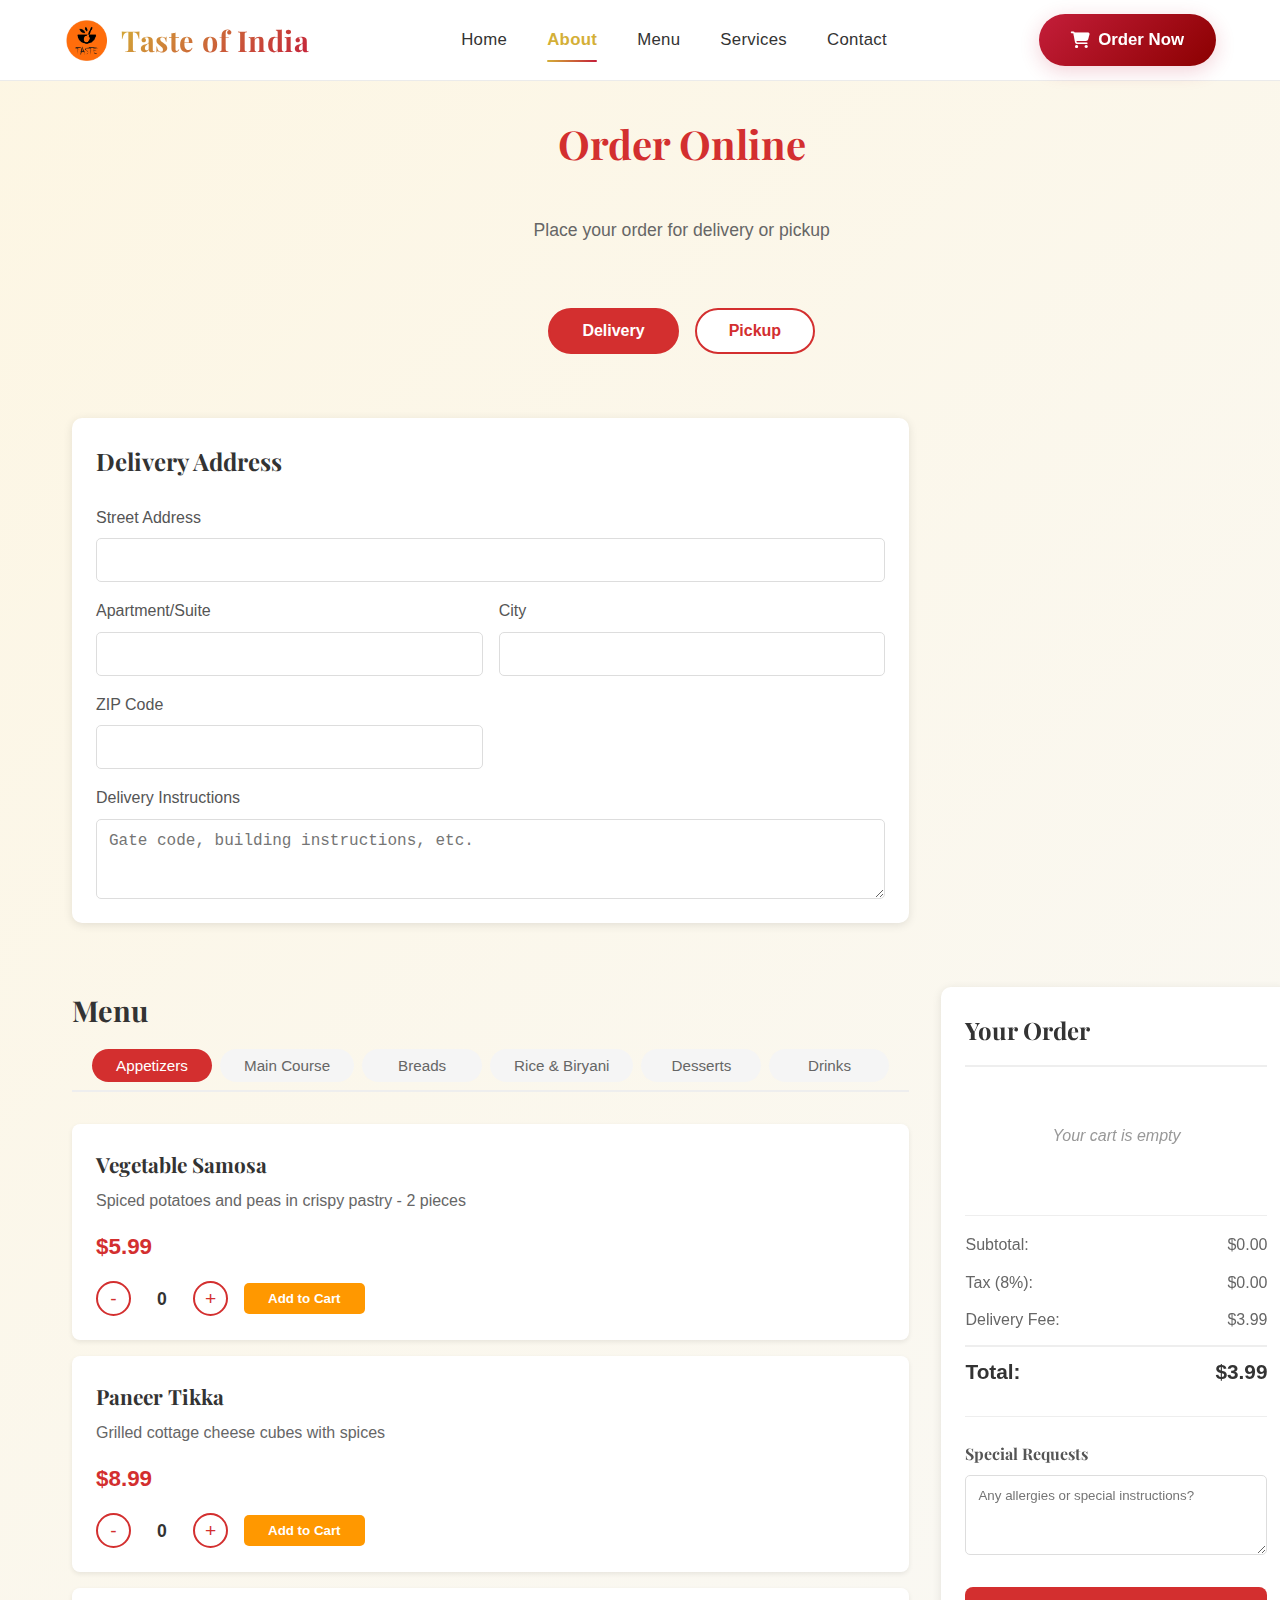
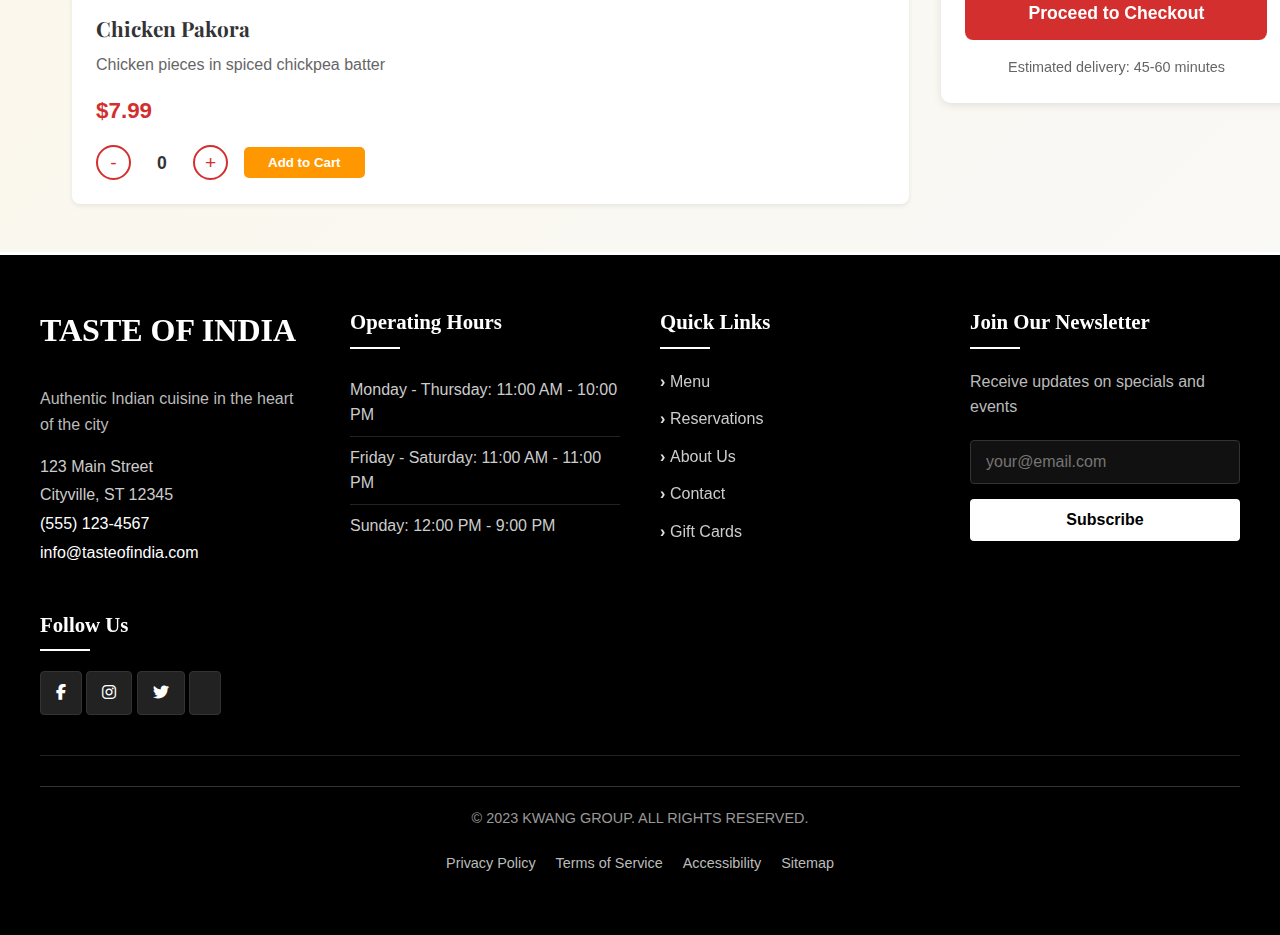
<file: Order.html>
<!DOCTYPE html>
<html lang="en">
    <head>
        <meta charset="UTF-8">
          <meta name="viewport" content="width=device-width, initial-scale=1.0">
    <title>Taste of India - About Us</title>
    <link rel="stylesheet" href="https://cdnjs.cloudflare.com/ajax/libs/font-awesome/6.4.0/css/all.min.css">
    <link href="https://fonts.googleapis.com/css2?family=Playfair+Display:wght@400;700&family=Open+Sans:wght@300;400;600&display=swap" rel="stylesheet">
    <link rel="stylesheet" href="style.css">
</head>
<body>
    


        <!-- JavaScript File Link -->
    <script src="script.js"></script>

    
    <!-- NAVBAR SECTION -->
    <header class="site-header">
        <nav class="navbar">
            <!-- Logo -->
            <div class="nav-logo">
                <a href="index.html">
                    <!-- You'll need to add your actual logo image -->
                    <img src="taste.png" alt="Taste of India Logo" onerror="this.style.display='none'">
                    <span class="logo-text">Taste of India</span>
                </a>
            </div>

            <!-- Desktop Navigation Links -->
            <ul class="nav-links">
                <li><a href="index.html">Home</a></li>
                <li><a href="About.html" class="active">About</a></li>
                <li><a href="menu.html">Menu</a></li>
                <li><a href="Service.html">Services</a></li>
                <li><a href="Contact.html">Contact</a></li>
            </ul>

            <!-- Desktop CTA Button -->
            <div class="nav-cta">
                <a href="Order.html">
                    <i class="fas fa-shopping-cart"></i>
                    Order Now
                </a>
            </div>

            <!-- Hamburger Menu (Mobile) -->
            <button class="hamburger" id="hamburger">
                <span></span>
                <span></span>
                <span></span>
            </button>
        </nav>

        <!-- Mobile Menu -->
        <div class="mobile-menu" id="mobileMenu">
            <ul>
                <li><a href="index.html">Home</a></li>
                <li><a href="About.html" class="active">About</a></li>
                <li><a href="menu.html">Menu</a></li>
                <li><a href="Service.html">Services</a></li>
                <li><a href="Contact.html">Contact</a></li>
            </ul>
            <div class="mobile-cta">
                <a href="#order">
                    <i class="fas fa-shopping-cart"></i>
                    Order Now
                </a>
            </div>
        </div>
    </header>



<section id="order-now">
    <h1>Order Online</h1>
    <p>Place your order for delivery or pickup</p>
    
    <div class="order-options">
        <button class="order-type active" data-type="delivery">Delivery</button>
        <button class="order-type" data-type="pickup">Pickup</button>
    </div>
    
    <div id="delivery-info">
        <h2>Delivery Address</h2>
        <form id="address-form">
            <div>
                <label for="street">Street Address</label>
                <input type="text" id="street" name="street" required>
            </div>
            <div>
                <label for="apartment">Apartment/Suite</label>
                <input type="text" id="apartment" name="apartment">
            </div>
            <div>
                <label for="city">City</label>
                <input type="text" id="city" name="city" required>
            </div>
            <div>
                <label for="zip">ZIP Code</label>
                <input type="text" id="zip" name="zip" required>
            </div>
            <div>
                <label for="instructions">Delivery Instructions</label>
                <textarea id="instructions" name="instructions" rows="2" placeholder="Gate code, building instructions, etc."></textarea>
            </div>
        </form>
    </div>
    
    <div class="menu-categories">
        <h2>Menu</h2>
        <div class="category-tabs">
            <button class="category-tab active" data-category="appetizers">Appetizers</button>
            <button class="category-tab" data-category="mains">Main Course</button>
            <button class="category-tab" data-category="breads">Breads</button>
            <button class="category-tab" data-category="rice">Rice & Biryani</button>
            <button class="category-tab" data-category="desserts">Desserts</button>
            <button class="category-tab" data-category="drinks">Drinks</button>
        </div>
        
        <div id="appetizers" class="category-content active">
            <div class="menu-item">
                <h3>Vegetable Samosa</h3>
                <p>Spiced potatoes and peas in crispy pastry - 2 pieces</p>
                <div class="item-price">$5.99</div>
                <div class="item-controls">
                    <button class="quantity-btn minus">-</button>
                    <span class="quantity">0</span>
                    <button class="quantity-btn plus">+</button>
                    <button class="add-to-cart">Add to Cart</button>
                </div>
            </div>
            
            <div class="menu-item">
                <h3>Paneer Tikka</h3>
                <p>Grilled cottage cheese cubes with spices</p>
                <div class="item-price">$8.99</div>
                <div class="item-controls">
                    <button class="quantity-btn minus">-</button>
                    <span class="quantity">0</span>
                    <button class="quantity-btn plus">+</button>
                    <button class="add-to-cart">Add to Cart</button>
                </div>
            </div>
            
            <div class="menu-item">
                <h3>Chicken Pakora</h3>
                <p>Chicken pieces in spiced chickpea batter</p>
                <div class="item-price">$7.99</div>
                <div class="item-controls">
                    <button class="quantity-btn minus">-</button>
                    <span class="quantity">0</span>
                    <button class="quantity-btn plus">+</button>
                    <button class="add-to-cart">Add to Cart</button>
                </div>
            </div>
        </div>
        
        <div id="mains" class="category-content">
            <div class="menu-item">
                <h3>Butter Chicken</h3>
                <p>Tender chicken in tomato-butter gravy</p>
                <div class="item-price">$14.99</div>
                <div class="spice-level">
                    <span>Spice:</span>
                    <select>
                        <option>Mild</option>
                        <option>Medium</option>
                        <option>Hot</option>
                    </select>
                </div>
                <div class="item-controls">
                    <button class="quantity-btn minus">-</button>
                    <span class="quantity">0</span>
                    <button class="quantity-btn plus">+</button>
                    <button class="add-to-cart">Add to Cart</button>
                </div>
            </div>
            
            <div class="menu-item">
                <h3>Paneer Butter Masala</h3>
                <p>Cottage cheese in creamy tomato gravy</p>
                <div class="item-price">$13.99</div>
                <div class="spice-level">
                    <span>Spice:</span>
                    <select>
                        <option>Mild</option>
                        <option>Medium</option>
                        <option>Hot</option>
                    </select>
                </div>
                <div class="item-controls">
                    <button class="quantity-btn minus">-</button>
                    <span class="quantity">0</span>
                    <button class="quantity-btn plus">+</button>
                    <button class="add-to-cart">Add to Cart</button>
                </div>
            </div>
        </div>
        
        <div id="breads" class="category-content">
            <div class="menu-item">
                <h3>Garlic Naan</h3>
                <p>Leavened bread with garlic and butter</p>
                <div class="item-price">$3.99</div>
                <div class="item-controls">
                    <button class="quantity-btn minus">-</button>
                    <span class="quantity">0</span>
                    <button class="quantity-btn plus">+</button>
                    <button class="add-to-cart">Add to Cart</button>
                </div>
            </div>
            
            <div class="menu-item">
                <h3>Butter Roti</h3>
                <p>Whole wheat flatbread with butter</p>
                <div class="item-price">$2.99</div>
                <div class="item-controls">
                    <button class="quantity-btn minus">-</button>
                    <span class="quantity">0</span>
                    <button class="quantity-btn plus">+</button>
                    <button class="add-to-cart">Add to Cart</button>
                </div>
            </div>
        </div>
    </div>
    
    <aside id="order-summary">
        <h2>Your Order</h2>
        <div id="cart-items">
            <p>No items added yet</p>
        </div>
        <div id="price-breakdown">
            <div class="price-row">
                <span>Subtotal:</span>
                <span>$0.00</span>
            </div>
            <div class="price-row">
                <span>Tax (8%):</span>
                <span>$0.00</span>
            </div>
            <div class="price-row">
                <span>Delivery Fee:</span>
                <span>$3.99</span>
            </div>
            <div class="price-row total">
                <span>Total:</span>
                <span>$3.99</span>
            </div>
        </div>
        <div id="special-requests">
            <h3>Special Requests</h3>
            <textarea placeholder="Any allergies or special instructions?"></textarea>
        </div>
        <button id="checkout-btn">Proceed to Checkout</button>
        <p class="delivery-time">Estimated delivery: 45-60 minutes</p>
    </aside>
</section>













  <!-- Restaurant Footer Section -->
    <footer>
        <div class="footer-container">
            <!-- Restaurant Information -->
            <section class="restaurant-info">
                <h2>TASTE OF INDIA</h2>
                <p>Authentic Indian cuisine in the heart of the city</p>
                <address>
                    123 Main Street<br>
                    Cityville, ST 12345<br>
                    <a href="tel:+15551234567">(555) 123-4567</a><br>
                    <a href="mailto:info@tasteofindia.com">info@tasteofindia.com</a>
                </address>
            </section>

            <!-- Operating Hours -->
            <section class="hours">
                <h3>Operating Hours</h3>
                <ul>
                    <li>Monday - Thursday: 11:00 AM - 10:00 PM</li>
                    <li>Friday - Saturday: 11:00 AM - 11:00 PM</li>
                    <li>Sunday: 12:00 PM - 9:00 PM</li>
                </ul>
            </section>

            <!-- Quick Links -->
            <section class="quick-links">
                <h3>Quick Links</h3>
                <nav>
                    <ul>
                        <li><a href="menu.html">Menu</a></li>
                        <li><a href="reservations.html">Reservations</a></li>
                        <li><a href="About.html">About Us</a></li>
                        <li><a href="contact.html">Contact</a></li>
                        <li><a href="gift-cards.html">Gift Cards</a></li>
                    </ul>
                </nav>
            </section>

            <!-- Newsletter Signup -->
            <section class="newsletter">
                <h3>Join Our Newsletter</h3>
                <p>Receive updates on specials and events</p>
                <form id="newsletter-form">
                    <label for="email" class="visually-hidden">Email Address</label>
                    <input type="email" id="email" name="email" placeholder="your@email.com" required>
                    <button type="submit">Subscribe</button>
                </form>
            </section>

            <!-- Social Media Links -->
            <section class="social-media">
                <h3>Follow Us</h3>
                <div class="social-icons">
                    <a href="https://facebook.com" aria-label="Facebook"><i class="fab fa-facebook-f"></i></a>
                    <a href="https://instagram.com" aria-label="Instagram"><i class="fab fa-instagram"></i></a>
                    <a href="https://twitter.com" aria-label="Twitter"><i class="fab fa-twitter"></i></a>
                    <a href="https://tripadvisor.com" aria-label="TripAdvisor"><i class="fab fa-tripadvisor"></i></a>
                </div>
            </section>

            <!-- Legal & Copyright -->
            <section class="legal">
                <hr>
                <p>&copy; 2023 KWANG GROUP. ALL RIGHTS RESERVED.</p>
                <nav>
                    <ul>
                        <li><a href="privacy-policy.html">Privacy Policy</a></li>
                        <li><a href="terms-of-service.html">Terms of Service</a></li>
                        <li><a href="accessibility.html">Accessibility</a></li>
                        <li><a href="sitemap.html">Sitemap</a></li>
                    </ul>
                </nav>
            </section>
        </div>
    </footer>
</file>
<file: style.css>
.sidebar {
  display: none;
}

.main-content {
  width: 100%;
}

body {
  overflow-x: hidden;
}

/* ===== MODERN NAVBAR WITH WHITE BACKGROUND ===== */
:root {
    --nav-white: #FFFFFF;
    --nav-white-bg: rgba(255, 255, 255, 0.98);
    --nav-gold: #D4AF37;
    --nav-gold-light: #F5E296;
    --nav-red: #C41E3A;
    --nav-text: #333333;
    --nav-text-light: #666666;
    --nav-border: rgba(212, 175, 55, 0.2);
    --nav-shadow: 0 5px 20px rgba(0, 0, 0, 0.08);
    --nav-shadow-scrolled: 0 10px 30px rgba(0, 0, 0, 0.12);
}

/* RESET & BASE */
* {
    margin: 0;
    padding: 0;
    box-sizing: border-box;
}

body {
    font-family: -apple-system, BlinkMacSystemFont, 'Segoe UI', Roboto, Oxygen, Ubuntu, sans-serif;
    padding-top: 80px; /* Space for fixed navbar */
}

/* SITE HEADER */
.site-header {
    position: fixed;
    top: 0;
    left: 0;
    right: 0;
    z-index: 1000;
    background: var(--nav-white);
    border-bottom: 1px solid rgba(0, 0, 0, 0.08);
    transition: all 0.3s cubic-bezier(0.4, 0, 0.2, 1);
    animation: slideDown 0.5s ease-out;
}

.site-header.scrolled {
    box-shadow: var(--nav-shadow-scrolled);
    border-bottom: 1px solid rgba(212, 175, 55, 0.15);
}

@keyframes slideDown {
    from {
        transform: translateY(-100%);
        opacity: 0;
    }
    to {
        transform: translateY(0);
        opacity: 1;
    }
}

/* NAVBAR CONTAINER */
.navbar {
    display: flex;
    align-items: center;
    justify-content: space-between;
    padding: 1rem 5%;
    max-width: 1400px;
    margin: 0 auto;
    height: 80px;
}

/* LOGO */
.nav-logo {
    display: flex;
    align-items: center;
    z-index: 1001;
}

.nav-logo a {
    display: flex;
    align-items: center;
    text-decoration: none;
}

.nav-logo img {
    height: 45px;
    width: auto;
    transition: transform 0.3s ease;
}

.nav-logo:hover img {
    transform: scale(1.05);
}

/* Logo Text (Optional) */
.logo-text {
    margin-left: 12px;
    font-family: 'Playfair Display', serif;
    font-size: 1.8rem;
    font-weight: 700;
    background: linear-gradient(135deg, var(--nav-gold), var(--nav-red));
    -webkit-background-clip: text;
    background-clip: text;
    color: transparent;
    letter-spacing: 0.5px;
}

/* NAVIGATION LINKS */
.nav-links {
    display: flex;
    list-style: none;
    gap: 2.5rem;
    margin: 0;
    padding: 0;
    align-items: center;
}

.nav-links li {
    position: relative;
}

.nav-links li a {
    text-decoration: none;
    color: var(--nav-text);
    font-size: 1.05rem;
    font-weight: 500;
    padding: 0.5rem 0;
    transition: all 0.3s ease;
    position: relative;
    letter-spacing: 0.3px;
}

/* Active Link */
.nav-links li a.active {
    color: var(--nav-gold);
    font-weight: 600;
}

.nav-links li a.active::before {
    content: '';
    position: absolute;
    bottom: -5px;
    left: 0;
    width: 100%;
    height: 2px;
    background: linear-gradient(90deg, var(--nav-gold), var(--nav-red));
    border-radius: 2px;
}

/* Hover Effect */
.nav-links li a::after {
    content: '';
    position: absolute;
    bottom: -5px;
    left: 0;
    width: 0;
    height: 2px;
    background: linear-gradient(90deg, var(--nav-gold), var(--nav-red));
    border-radius: 2px;
    transition: width 0.3s ease;
}

.nav-links li a:hover {
    color: var(--nav-gold);
}

.nav-links li a:hover::after {
    width: 100%;
}

/* CTA BUTTON */
.nav-cta {
    display: flex;
    align-items: center;
}

.nav-cta a {
    background: linear-gradient(135deg, var(--nav-red), #8B0000);
    color: white;
    padding: 0.8rem 2rem;
    border-radius: 50px;
    text-decoration: none;
    font-weight: 600;
    font-size: 1.05rem;
    transition: all 0.3s cubic-bezier(0.4, 0, 0.2, 1);
    position: relative;
    overflow: hidden;
    border: none;
    display: flex;
    align-items: center;
    gap: 8px;
    box-shadow: 0 5px 20px rgba(196, 30, 58, 0.2);
}

.nav-cta a::before {
    content: '';
    position: absolute;
    top: 0;
    left: -100%;
    width: 100%;
    height: 100%;
    background: linear-gradient(90deg, transparent, rgba(255, 255, 255, 0.2), transparent);
    transition: left 0.6s ease;
}

.nav-cta a:hover::before {
    left: 100%;
}

.nav-cta a:hover {
    transform: translateY(-3px);
    box-shadow: 0 10px 25px rgba(196, 30, 58, 0.3);
}

.nav-cta a:active {
    transform: translateY(-1px);
}

/* HAMBURGER MENU */
.hamburger {
    display: none;
    flex-direction: column;
    justify-content: space-between;
    width: 28px;
    height: 21px;
    background: transparent;
    border: none;
    cursor: pointer;
    padding: 0;
    z-index: 1001;
    position: relative;
}

.hamburger span {
    display: block;
    width: 100%;
    height: 3px;
    background: var(--nav-text);
    border-radius: 2px;
    transition: all 0.3s ease;
    position: relative;
}

.hamburger.active span:nth-child(1) {
    transform: rotate(45deg) translate(6px, 6px);
    background: var(--nav-gold);
}

.hamburger.active span:nth-child(2) {
    opacity: 0;
}

.hamburger.active span:nth-child(3) {
    transform: rotate(-45deg) translate(6px, -6px);
    background: var(--nav-gold);
}

/* MOBILE MENU */
.mobile-menu {
    position: fixed;
    top: 80px;
    left: 0;
    right: 0;
    background: var(--nav-white);
    padding: 2rem 5%;
    display: none;
    flex-direction: column;
    gap: 1.5rem;
    border-top: 1px solid rgba(0, 0, 0, 0.08);
    box-shadow: 0 10px 30px rgba(0, 0, 0, 0.1);
    z-index: 999;
    transform: translateY(-20px);
    opacity: 0;
    transition: all 0.3s ease;
}

.mobile-menu.active {
    display: flex;
    transform: translateY(0);
    opacity: 1;
}

.mobile-menu ul {
    flex-direction: column;
    gap: 0;
    width: 100%;
    list-style: none;
}

.mobile-menu ul li {
    width: 100%;
    border-bottom: 1px solid rgba(0, 0, 0, 0.05);
}

.mobile-menu ul li:last-child {
    border-bottom: none;
}

.mobile-menu ul li a {
    display: block;
    padding: 1.2rem 0;
    font-size: 1.2rem;
    width: 100%;
    color: var(--nav-text);
    text-decoration: none;
    font-weight: 500;
    transition: color 0.3s ease;
}

.mobile-menu ul li a:hover,
.mobile-menu ul li a.active {
    color: var(--nav-gold);
}

.mobile-menu .mobile-cta {
    margin-top: 1rem;
}

.mobile-menu .mobile-cta a {
    width: 100%;
    justify-content: center;
    padding: 1rem;
    font-size: 1.1rem;
}

/* RESPONSIVE DESIGN */
@media (max-width: 1100px) {
    .nav-links {
        gap: 2rem;
    }
    
    .nav-cta a {
        padding: 0.7rem 1.8rem;
    }
}

@media (max-width: 992px) {
    .navbar {
        height: 70px;
        padding: 0 4%;
    }
    
    .hamburger {
        display: flex;
    }
    
    .nav-links {
        display: none;
    }
    
    .nav-cta {
        display: none;
    }
    
    .mobile-menu {
        top: 70px;
    }
    
    .nav-logo img {
        height: 40px;
    }
    
    body {
        padding-top: 70px;
    }
}

@media (max-width: 768px) {
    .navbar {
        padding: 0 4%;
    }
    
    .mobile-menu {
        padding: 1.5rem 4%;
    }
    
    .logo-text {
        font-size: 1.5rem;
    }
}

@media (max-width: 576px) {
    .navbar {
        height: 65px;
    }
    
    .mobile-menu {
        top: 65px;
    }
    
    .nav-logo img {
        height: 35px;
    }
    
    body {
        padding-top: 65px;
    }
    
    .logo-text {
        font-size: 1.3rem;
    }
}

/* ACTIVE LINK INDICATOR */
.nav-indicator {
    position: absolute;
    bottom: -2px;
    left: 0;
    height: 2px;
    background: linear-gradient(90deg, var(--nav-gold), var(--nav-red));
    border-radius: 2px;
    transition: all 0.3s ease;
    pointer-events: none;
}

/* SCROLL BEHAVIOR */
html {
    scroll-behavior: smooth;
}






/* ===== PREMIUM MODERN HERO SECTION ===== */
:root {
    --primary-gold: #D4AF37;
    --secondary-gold: #F5E296;
    --accent-red: #C41E3A;
    --deep-red: #8B0000;
    --dark-bg: #0A0A0A;
    --card-bg: rgba(20, 20, 20, 0.9);
    --text-primary: #FFFFFF;
    --text-secondary: #B0B0B0;
    --glass-bg: rgba(255, 255, 255, 0.03);
    --glass-border: rgba(255, 255, 255, 0.08);
}   

* {
    margin: 0;
    padding: 0;
    box-sizing: border-box;
}

body {
    font-family: 'Inter', sans-serif;
    background: var(--dark-bg);
    color: var(--text-primary);
    overflow-x: hidden;
}
/* HERO SECTION - OPTIMIZED FOR PERFORMANCE */
#hero {
    min-height: 100vh;
    padding: 80px 5% 40px;
    display: flex;
    align-items: center;
    justify-content: space-between;
    position: relative;
    overflow: hidden;
    gap: 4rem;
    will-change: transform;
}

/* Simplified gradient using hardware acceleration */
#hero::before {
    content: '';
    position: absolute;
    top: 0;
    left: 0;
    right: 0;
    bottom: 0;
    background: 
        radial-gradient(circle at 20% 30%, rgba(212, 175, 55, 0.05) 0%, transparent 50%),
        radial-gradient(circle at 80% 70%, rgba(196, 30, 58, 0.03) 0%, transparent 50%);
    z-index: 0;
}

/* HERO CONTENT - Optimized with CSS containment */
.hero-content {
    flex: 1;
    max-width: 650px;
    position: relative;
    z-index: 2;
    padding-right: 40px;
    contain: layout style;
}

/* Premium Badge - Reduced animations */
.premium-badge {
    display: inline-flex;
    align-items: center;
    gap: 10px;
    background: rgba(255, 255, 255, 0.03);
    backdrop-filter: blur(10px);
    border: 1px solid var(--glass-border);
    padding: 10px 20px;
    border-radius: 50px;
    margin-bottom: 30px;
    transform: translateZ(0);
    will-change: transform;
}

/* Hardware accelerated animation */
@keyframes slideIn {
    from {
        opacity: 0;
        transform: translateY(-20px);
    }
    to {
        opacity: 1;
        transform: translateY(0);
    }
}

.premium-badge i {
    color: var(--primary-gold);
    font-size: 1.2rem;
}

.premium-badge span {
    font-size: 0.9rem;
    font-weight: 600;
    letter-spacing: 1px;
    color: var(--primary-gold);
}

/* Main Heading - Optimized gradient animation */
.hero-content h1 {
    font-family: 'Playfair Display', serif;
    font-size: clamp(2.5rem, 5vw, 4.8rem);
    font-weight: 800;
    line-height: 1.05;
    margin-bottom: 25px;
    position: relative;
}

.hero-content h1 .gradient-text {
    background: linear-gradient(135deg, 
        var(--primary-gold) 0%, 
        #FFFFFF 50%, 
        var(--primary-gold) 100%);
    -webkit-background-clip: text;
    background-clip: text;
    color: transparent;
    background-size: 200% auto;
    will-change: background-position;
}

/* Reduced animation complexity */
@keyframes textShimmer {
    0% { background-position: -200% center; }
    100% { background-position: 200% center; }
}

.hero-content h1::after {
    content: '';
    position: absolute;
    bottom: -15px;
    left: 0;
    width: 120px;
    height: 4px;
    background: linear-gradient(90deg, var(--accent-red), var(--primary-gold));
    border-radius: 2px;
}

/* Tagline */
.tagline {
    font-size: clamp(1.1rem, 1.5vw, 1.4rem);
    line-height: 1.8;
    color: var(--text-secondary);
    margin: 40px 0 50px;
    max-width: 580px;
    font-weight: 300;
    position: relative;
    padding-left: 25px;
    border-left: 3px solid var(--accent-red);
}

/* Features Grid - Optimized for mobile */
.hero-features {
    display: grid;
    grid-template-columns: repeat(auto-fit, minmax(180px, 1fr));
    gap: 20px;
    margin-bottom: 50px;
    contain: layout;
}

.feature {
    display: flex;
    flex-direction: column;
    align-items: center;
    text-align: center;
    padding: 25px 15px;
    background: var(--card-bg);
    border: 1px solid var(--glass-border);
    border-radius: 20px;
    transition: all 0.3s cubic-bezier(0.4, 0, 0.2, 1);
    transform: translateZ(0);
    will-change: transform, border-color;
    contain: content;
}

/* Simplified hover effect for performance */
.feature:hover {
    transform: translateY(-5px) translateZ(0);
    border-color: var(--primary-gold);
    box-shadow: 
        0 10px 30px rgba(212, 175, 55, 0.15),
        0 0 40px rgba(212, 175, 55, 0.05);
}

.feature i {
    font-size: 2.5rem;
    margin-bottom: 15px;
    color: var(--primary-gold);
    transition: transform 0.3s ease;
    will-change: transform;
}

.feature:hover i {
    transform: scale(1.1);
}

.feature span {
    font-size: 1rem;
    font-weight: 500;
    color: var(--text-primary);
}

/* Buttons - Optimized with transform3d */
.hero-buttons {
    display: flex;
    gap: 20px;
    flex-wrap: wrap;
    contain: layout;
}

.btn {
    display: inline-flex;
    align-items: center;
    justify-content: center;
    gap: 12px;
    padding: 18px 32px;
    font-size: 1.1rem;
    font-weight: 600;
    text-decoration: none;
    border-radius: 15px;
    transition: all 0.3s cubic-bezier(0.4, 0, 0.2, 1);
    position: relative;
    border: none;
    cursor: pointer;
    letter-spacing: 0.5px;
    transform: translateZ(0);
    will-change: transform, box-shadow;
    contain: content;
}

.btn:hover {
    transform: translateY(-3px) translateZ(0);
}

.btn-primary {
    background: linear-gradient(135deg, var(--accent-red), var(--deep-red));
    color: white;
    box-shadow: 0 10px 25px rgba(196, 30, 58, 0.3);
}

.btn-primary:hover {
    box-shadow: 0 15px 35px rgba(196, 30, 58, 0.4);
}

.btn-secondary {
    background: linear-gradient(135deg, var(--primary-gold), #E6C158);
    color: var(--dark-bg);
    box-shadow: 0 10px 25px rgba(212, 175, 55, 0.3);
}

.btn-secondary:hover {
    box-shadow: 0 15px 35px rgba(212, 175, 55, 0.4);
}

.btn-outline {
    background: transparent;
    color: var(--text-primary);
    border: 2px solid var(--glass-border);
    backdrop-filter: blur(10px);
}

.btn-outline:hover {
    border-color: var(--primary-gold);
    background: rgba(212, 175, 55, 0.1);
}

.btn i {
    font-size: 1.2rem;
}

/* HERO IMAGE CONTAINER - Optimized 3D transforms */
.hero-image-container {
    flex: 1;
    max-width: 700px;
    position: relative;
    z-index: 2;
    contain: layout;
}

/* Premium Slider - Simplified for performance */
.slider-container {
    position: relative;
    width: 100%;
    height: 620px;
    border-radius: 30px;
    overflow: hidden;
    box-shadow: 
        0 30px 60px rgba(0, 0, 0, 0.4),
        0 0 0 1px rgba(212, 175, 55, 0.1);
    transform: perspective(1500px) rotateY(-10deg);
    transition: transform 0.5s cubic-bezier(0.4, 0, 0.2, 1);
    will-change: transform;
    contain: layout paint;
}

.slider-container:hover {
    transform: perspective(1500px) rotateY(0) scale(1.01);
}

.slider {
    width: 100%;
    height: 100%;
    position: relative;
    contain: strict;
}

.slide {
    position: absolute;
    top: 0;
    left: 0;
    width: 100%;
    height: 100%;
    opacity: 0;
    transition: opacity 0.5s ease;
    contain: strict;
}

.slide.active {
    opacity: 1;
}

/* Optimized image loading */
.slide img {
    width: 100%;
    height: 100%;
    object-fit: cover;
    filter: brightness(0.9);
    image-rendering: -webkit-optimize-contrast;
    image-rendering: crisp-edges;
    contain: strict;
}

.slide-caption {
    position: absolute;
    bottom: 0;
    left: 0;
    right: 0;
    padding: 30px;
    background: linear-gradient(transparent, rgba(10, 10, 10, 0.9));
    transform: translateY(100%);
    transition: transform 0.5s ease;
    will-change: transform;
}

.slide.active .slide-caption {
    transform: translateY(0);
}

.slide-caption h3 {
    font-family: 'Playfair Display', serif;
    font-size: clamp(1.5rem, 3vw, 2rem);
    font-weight: 700;
    color: var(--primary-gold);
    margin-bottom: 8px;
}

.slide-caption p {
    font-size: clamp(0.9rem, 1.5vw, 1.1rem);
    color: var(--text-secondary);
    font-weight: 300;
}

/* Slider Navigation - Optimized */
.slider-nav {
    position: absolute;
    bottom: 30px;
    right: 30px;
    display: flex;
    gap: 15px;
    align-items: center;
    z-index: 10;
    contain: layout;
}

.slider-control {
    width: 60px;
    height: 60px;
    border-radius: 50%;
    background: rgba(10, 10, 10, 0.8);
    border: 1px solid var(--glass-border);
    color: var(--primary-gold);
    font-size: 1.3rem;
    cursor: pointer;
    display: flex;
    align-items: center;
    justify-content: center;
    transition: all 0.3s cubic-bezier(0.4, 0, 0.2, 1);
    transform: translateZ(0);
    will-change: transform;
}

.slider-control:hover {
    background: var(--primary-gold);
    color: var(--dark-bg);
    border-color: var(--primary-gold);
    transform: scale(1.1) translateZ(0);
}

.slider-dots {
    display: flex;
    gap: 12px;
    background: rgba(10, 10, 10, 0.6);
    padding: 12px 20px;
    border-radius: 50px;
    border: 1px solid var(--glass-border);
    contain: layout;
}

.dot {
    width: 12px;
    height: 12px;
    border-radius: 50%;
    background: var(--glass-border);
    cursor: pointer;
    transition: all 0.2s ease;
    will-change: transform, background-color;
}

.dot.active {
    background: var(--primary-gold);
    transform: scale(1.2);
}

/* Floating Elements - Reduced complexity */
.floating-elements {
    position: absolute;
    width: 100%;
    height: 100%;
    pointer-events: none;
    z-index: 1;
    contain: layout;
}

.floating-element {
    position: absolute;
    font-size: 3.5rem;
    opacity: 0.05;
    animation: float 20s linear infinite;
    will-change: transform;
}

@keyframes float {
    0% { transform: translateY(0) rotate(0deg); }
    50% { transform: translateY(-30px) rotate(180deg); }
    100% { transform: translateY(0) rotate(360deg); }
}

/* Star Rating */
.star-rating {
    display: flex;
    align-items: center;
    gap: 15px;
    margin-top: 30px;
    padding: 15px 25px;
    background: rgba(10, 10, 10, 0.6);
    border: 1px solid var(--glass-border);
    border-radius: 15px;
    width: fit-content;
    contain: layout;
}

.stars {
    display: flex;
    gap: 5px;
}

.stars i {
    color: var(--primary-gold);
    font-size: 1.4rem;
}

.rating-text {
    font-size: 1rem;
    font-weight: 600;
    color: var(--text-secondary);
}

.rating-text strong {
    color: var(--primary-gold);
}

/* RESPONSIVE DESIGN - Optimized breakpoints */
@media (max-width: 1200px) {
    #hero {
        gap: 3rem;
        padding: 60px 4%;
    }
    
    .slider-container {
        height: clamp(450px, 50vh, 550px);
    }
}

@media (max-width: 992px) {
    #hero {
        flex-direction: column;
        text-align: center;
        gap: 3rem;
    }
    
    .hero-content {
        padding-right: 0;
        max-width: 100%;
    }
    
    .hero-content h1::after {
        left: 50%;
        transform: translateX(-50%);
    }
    
    .tagline {
        padding-left: 0;
        border-left: none;
        padding-top: 20px;
        margin-top: 20px;
        border-top: 3px solid var(--accent-red);
        margin-left: auto;
        margin-right: auto;
    }
    
    .hero-features {
        max-width: 600px;
        margin: 0 auto 50px;
    }
    
    .hero-buttons {
        justify-content: center;
    }
    
    .hero-image-container {
        max-width: 600px;
        width: 100%;
    }
    
    .slider-container {
        transform: none;
    }
    
    .slider-container:hover {
        transform: scale(1.01);
    }
}

@media (max-width: 768px) {
    .hero-features {
        grid-template-columns: 1fr;
        max-width: 400px;
    }
    
    .slider-container {
        height: clamp(350px, 45vh, 450px);
    }
    
    .btn {
        padding: 16px 28px;
        font-size: 1rem;
    }
}

@media (max-width: 576px) {
    #hero {
        padding: 40px 4%;
    }
    
    .hero-content h1 {
        font-size: 2.5rem;
    }
    
    .tagline {
        font-size: 1.1rem;
        padding-top: 15px;
        margin-top: 15px;
    }
    
    .feature {
        padding: 20px;
    }
    
    .slider-container {
        height: clamp(300px, 40vh, 380px);
    }
    
    .slide-caption {
        padding: 20px;
    }
    
    .slide-caption h3 {
        font-size: 1.6rem;
    }
    
    .hero-buttons {
        flex-direction: column;
        gap: 15px;
    }
    
    .btn {
        width: 100%;
        justify-content: center;
    }
    
    .slider-control {
        width: 50px;
        height: 50px;
        font-size: 1.1rem;
    }
}

/* PERFORMANCE OPTIMIZATIONS */
/* Enable GPU acceleration where needed */
.gpu-accelerated {
    transform: translateZ(0);
    backface-visibility: hidden;
    perspective: 1000px;
}

/* Reduced motion support */
@media (prefers-reduced-motion: reduce) {
    *,
    *::before,
    *::after {
        animation-duration: 0.01ms !important;
        animation-iteration-count: 1 !important;
        transition-duration: 0.01ms !important;
    }
    
    .gradient-text {
        animation: none !important;
    }
    
    .floating-element {
        animation: none !important;
        opacity: 0.02;
    }
    
    .slider-container:hover {
        transform: none !important;
    }
}

/* Content-visibility for offscreen elements */
@media (max-width: 992px) {
    .hero-image-container {
        content-visibility: auto;
        contain-intrinsic-size: 500px;
    }
}

/* Optimize font loading */
.hero-content h1,
.hero-content h1 .gradient-text {
    font-display: swap;
}






/* ===== ABOUT SECTION STYLES ===== */

.about-section {
    background: var(--about-bg);
    padding: 120px 5% 80px;
    position: relative;
    overflow: hidden;
}

.container {
    max-width: 1400px;
    margin: 0 auto;
    position: relative;
    z-index: 2;
}

/* Decoration */
.about-decoration {
    position: absolute;
    width: 100%;
    height: 100%;
    pointer-events: none;
    z-index: 1;
}

.spice {
    position: absolute;
    font-size: 4rem;
    opacity: 0.05;
    animation: float 20s ease-in-out infinite;
}

.spice-1 {
    top: 10%;
    left: 5%;
    animation-delay: 0s;
}

.spice-2 {
    top: 60%;
    right: 8%;
    animation-delay: 7s;
}

.spice-3 {
    bottom: 20%;
    left: 10%;
    animation-delay: 14s;
}

.spice-4 {
    top: 40%;
    right: 15%;
    animation-delay: 21s;
}

@keyframes float {
    0%, 100% { transform: translateY(0) rotate(0deg); }
    50% { transform: translateY(-30px) rotate(180deg); }
}

/* Section Header */
.section-header {
    text-align: center;
    margin-bottom: 80px;
    max-width: 800px;
    margin-left: auto;
    margin-right: auto;
}

.section-subtitle {
    display: inline-block;
    color: var(--about-gold);
    font-size: 1.1rem;
    font-weight: 600;
    letter-spacing: 2px;
    text-transform: uppercase;
    margin-bottom: 15px;
    position: relative;
}

.section-subtitle::after {
    content: '';
    position: absolute;
    bottom: -8px;
    left: 50%;
    transform: translateX(-50%);
    width: 40px;
    height: 2px;
    background: var(--about-red);
}

.section-title {
    font-family: 'Playfair Display', serif;
    font-size: 3.5rem;
    font-weight: 700;
    color: var(--about-text);
    margin-bottom: 20px;
    line-height: 1.1;
}

.title-underline {
    display: flex;
    justify-content: center;
    align-items: center;
    gap: 10px;
    margin-bottom: 25px;
}

.title-underline span {
    width: 40px;
    height: 3px;
    background: var(--about-gold);
}

.title-underline .middle {
    width: 80px;
    background: var(--about-red);
}

.section-description {
    font-size: 1.2rem;
    color: var(--about-text-light);
    line-height: 1.8;
    max-width: 600px;
    margin: 0 auto;
}

/* About Content */
.about-content {
    display: grid;
    grid-template-columns: 1fr 1.2fr;
    gap: 60px;
    align-items: start;
}

/* Image Section */
.about-image {
    position: relative;
}

.image-frame {
    position: relative;
    border-radius: 20px;
    overflow: hidden;
    box-shadow: 0 30px 60px rgba(0, 0, 0, 0.4);
    border: 1px solid rgba(212, 175, 55, 0.2);
}

.main-image {
    width: 100%;
    height: 500px;
    object-fit: cover;
    transition: transform 0.8s ease;
}

.image-frame:hover .main-image {
    transform: scale(1.05);
}

.image-badge {
    position: absolute;
    top: 30px;
    right: 30px;
    background: rgba(212, 175, 55, 0.9);
    backdrop-filter: blur(10px);
    padding: 12px 20px;
    border-radius: 50px;
    display: flex;
    align-items: center;
    gap: 10px;
    box-shadow: 0 10px 30px rgba(212, 175, 55, 0.3);
    animation: pulse 2s ease-in-out infinite;
}

@keyframes pulse {
    0%, 100% { transform: scale(1); }
    50% { transform: scale(1.05); }
}

.image-badge i {
    color: #000;
    font-size: 1.2rem;
}

.image-badge span {
    color: #000;
    font-weight: 600;
    font-size: 0.9rem;
    white-space: nowrap;
}

/* Experience Badge */
.experience-badge {
    position: absolute;
    bottom: -30px;
    left: -30px;
    background: linear-gradient(135deg, var(--about-red), #8B0000);
    color: white;
    padding: 25px;
    border-radius: 20px;
    display: flex;
    align-items: center;
    gap: 15px;
    box-shadow: 0 20px 40px rgba(196, 30, 58, 0.3);
    z-index: 2;
}

.experience-number {
    font-size: 3.5rem;
    font-weight: 800;
    font-family: 'Playfair Display', serif;
    line-height: 1;
}

.experience-text {
    display: flex;
    flex-direction: column;
}

.experience-text span {
    font-size: 0.9rem;
    opacity: 0.9;
}

.experience-text strong {
    font-size: 1.3rem;
    font-weight: 600;
    margin-top: 5px;
}

/* Text Content */
.about-text {
    display: flex;
    flex-direction: column;
    gap: 40px;
}

.story-card {
    background: var(--about-card);
    border: 1px solid rgba(255, 255, 255, 0.05);
    border-radius: 15px;
    padding: 30px;
    transition: transform 0.3s ease, border-color 0.3s ease;
}

.story-card:hover {
    transform: translateY(-5px);
    border-color: rgba(212, 175, 55, 0.2);
}

.story-icon {
    width: 60px;
    height: 60px;
    background: linear-gradient(135deg, var(--about-gold), rgba(212, 175, 55, 0.1));
    border-radius: 12px;
    display: flex;
    align-items: center;
    justify-content: center;
    margin-bottom: 20px;
}

.story-icon i {
    font-size: 1.8rem;
    color: var(--about-gold);
}

.story-card h3 {
    font-family: 'Playfair Display', serif;
    font-size: 1.8rem;
    color: var(--about-text);
    margin-bottom: 15px;
}

.story-card p {
    color: var(--about-text-light);
    line-height: 1.8;
    font-size: 1.1rem;
}

/* Values Grid */
.values-grid {
    display: grid;
    grid-template-columns: repeat(2, 1fr);
    gap: 20px;
    margin-top: 20px;
}

.value-item {
    background: var(--about-card);
    border: 1px solid rgba(255, 255, 255, 0.05);
    border-radius: 12px;
    padding: 25px 20px;
    text-align: center;
    transition: all 0.3s ease;
}

.value-item:hover {
    border-color: rgba(196, 30, 58, 0.2);
    transform: translateY(-3px);
}

.value-icon {
    width: 50px;
    height: 50px;
    background: linear-gradient(135deg, var(--about-red), rgba(196, 30, 58, 0.1));
    border-radius: 10px;
    display: flex;
    align-items: center;
    justify-content: center;
    margin: 0 auto 15px;
}

.value-icon i {
    font-size: 1.5rem;
    color: var(--about-red);
}

.value-item h4 {
    color: var(--about-text);
    margin-bottom: 8px;
    font-size: 1.2rem;
}

.value-item p {
    color: var(--about-text-light);
    font-size: 0.95rem;
}

/* Stats */
.stats-container {
    display: grid;
    grid-template-columns: repeat(4, 1fr);
    gap: 20px;
    margin-top: 30px;
    background: var(--about-card);
    border: 1px solid rgba(255, 255, 255, 0.05);
    border-radius: 15px;
    padding: 30px;
}

.stat-item {
    text-align: center;
}

.stat-number {
    font-family: 'Playfair Display', serif;
    font-size: 3rem;
    font-weight: 700;
    color: var(--about-gold);
    line-height: 1;
    margin-bottom: 10px;
}

.stat-label {
    color: var(--about-text-light);
    font-size: 0.9rem;
    text-transform: uppercase;
    letter-spacing: 1px;
}

/* CTA Buttons */
.about-cta {
    display: flex;
    gap: 20px;
    margin-top: 30px;
}

.btn {
    display: inline-flex;
    align-items: center;
    justify-content: center;
    gap: 10px;
    padding: 16px 32px;
    font-size: 1.1rem;
    font-weight: 600;
    text-decoration: none;
    border-radius: 12px;
    transition: all 0.3s ease;
    border: none;
    cursor: pointer;
}

.btn-primary {
    background: linear-gradient(135deg, var(--about-red), #8B0000);
    color: white;
    box-shadow: 0 10px 30px rgba(196, 30, 58, 0.3);
}

.btn-primary:hover {
    transform: translateY(-3px);
    box-shadow: 0 15px 40px rgba(196, 30, 58, 0.4);
}

.btn-outline {
    background: transparent;
    color: var(--about-text);
    border: 2px solid rgba(212, 175, 55, 0.3);
}

.btn-outline:hover {
    background: rgba(212, 175, 55, 0.1);
    border-color: var(--about-gold);
    transform: translateY(-3px);
}

/* Team Preview */
.team-preview {
    background: linear-gradient(135deg, rgba(212, 175, 55, 0.05), rgba(196, 30, 58, 0.03));
    padding: 60px 5%;
    text-align: center;
    border-top: 1px solid rgba(212, 175, 55, 0.1);
}

.team-preview .container {
    max-width: 800px;
}

.team-preview h3 {
    font-family: 'Playfair Display', serif;
    font-size: 2.5rem;
    color: var(--about-text);
    margin-bottom: 15px;
}

.team-preview p {
    color: var(--about-text-light);
    font-size: 1.1rem;
    margin-bottom: 30px;
}

.team-link {
    display: inline-flex;
    align-items: center;
    gap: 10px;
    color: var(--about-gold);
    text-decoration: none;
    font-weight: 600;
    font-size: 1.1rem;
    transition: gap 0.3s ease;
}

.team-link:hover {
    gap: 15px;
}

/* Responsive Design */
@media (max-width: 1200px) {
    .about-content {
        gap: 40px;
    }
    
    .section-title {
        font-size: 3rem;
    }
}

@media (max-width: 992px) {
    .about-content {
        grid-template-columns: 1fr;
        gap: 60px;
    }
    
    .about-image {
        max-width: 600px;
        margin: 0 auto;
    }
    
    .section-title {
        font-size: 2.5rem;
    }
    
    .stats-container {
        grid-template-columns: repeat(2, 1fr);
    }
}

@media (max-width: 768px) {
    .about-section {
        padding: 80px 4% 60px;
    }
    
    .section-title {
        font-size: 2.2rem;
    }
    
    .main-image {
        height: 400px;
    }
    
    .values-grid {
        grid-template-columns: 1fr;
    }
    
    .about-cta {
        flex-direction: column;
    }
    
    .btn {
        width: 100%;
        justify-content: center;
    }
    
    .experience-badge {
        position: relative;
        bottom: 0;
        left: 0;
        margin-top: 30px;
        width: fit-content;
    }
}

@media (max-width: 576px) {
    .section-title {
        font-size: 1.8rem;
    }
    
    .section-description {
        font-size: 1rem;
    }
    
    .main-image {
        height: 350px;
    }
    
    .stats-container {
        grid-template-columns: 1fr;
        gap: 15px;
        padding: 20px;
    }
    
    .story-card {
        padding: 20px;
    }
    
    .team-preview h3 {
        font-size: 1.8rem;
    }
}

/* Animation for stats counter */
@keyframes countUp {
    from {
        opacity: 0;
        transform: translateY(20px);
    }
    to {
        opacity: 1;
        transform: translateY(0);
    }
}

.stat-number {
    animation: countUp 0.8s ease-out;
}

/* Fade in animations */
@keyframes fadeInUp {
    from {
        opacity: 0;
        transform: translateY(30px);
    }
    to {
        opacity: 1;
        transform: translateY(0);
    }
}

.section-header {
    animation: fadeInUp 0.8s ease-out;
}

.about-image {
    animation: fadeInUp 0.8s ease-out 0.2s both;
}

.story-card:nth-child(1) {
    animation: fadeInUp 0.8s ease-out 0.4s both;
}

.story-card:nth-child(2) {
    animation: fadeInUp 0.8s ease-out 0.6s both;
}

.values-grid {
    animation: fadeInUp 0.8s ease-out 0.8s both;
}

.stats-container {
    animation: fadeInUp 0.8s ease-out 1s both;
}

.about-cta {
    animation: fadeInUp 0.8s ease-out 1.2s both;
} 








/* ===== LIGHTSPEED WHY CHOOSE US SECTION ===== */
:root {
    --why-bg: #FFFFFF;
    --why-gold: #D4AF37;
    --why-red: #C41E3A;
    --why-dark: #1A1A1A;
    --why-text: #2D2D2D;
    --why-text-light: #666666;
    --why-border: rgba(212, 175, 55, 0.15);
    --why-shadow: 0 10px 30px rgba(0, 0, 0, 0.05);
}

/* RESET & BASE */
.why-choose-us * {
    box-sizing: border-box;
}

.why-choose-us {
    background: var(--why-bg);
    padding: 80px 5%;
    position: relative;
    overflow: hidden;
}

.container {
    max-width: 1200px;
    margin: 0 auto;
}

/* Section Header - SIMPLIFIED */
.section-header {
    text-align: center;
    margin-bottom: 60px;
}

.section-subtitle {
    display: block;
    color: var(--why-red);
    font-size: 1rem;
    font-weight: 600;
    letter-spacing: 2px;
    text-transform: uppercase;
    margin-bottom: 15px;
}

.section-title {
    font-family: 'Playfair Display', serif;
    font-size: 2.8rem;
    font-weight: 700;
    color: var(--why-dark);
    margin-bottom: 20px;
    line-height: 1.2;
}

.section-description {
    font-size: 1.1rem;
    color: var(--why-text-light);
    line-height: 1.6;
    max-width: 600px;
    margin: 0 auto;
}

/* Features Grid - OPTIMIZED */
.features-grid {
    display: grid;
    grid-template-columns: repeat(auto-fit, minmax(300px, 1fr));
    gap: 30px;
    margin-bottom: 60px;
}

.feature-card {
    background: white;
    border: 1px solid var(--why-border);
    border-radius: 15px;
    padding: 35px 25px;
    text-align: center;
    transition: transform 0.2s ease, box-shadow 0.2s ease;
    box-shadow: var(--why-shadow);
}

.feature-card:hover {
    transform: translateY(-5px);
    box-shadow: 0 15px 40px rgba(212, 175, 55, 0.1);
}

.feature-icon {
    width: 70px;
    height: 70px;
    background: linear-gradient(135deg, var(--why-gold), var(--why-red));
    border-radius: 50%;
    display: flex;
    align-items: center;
    justify-content: center;
    margin: 0 auto 25px;
    color: white;
    font-size: 1.8rem;
}

.feature-card h3 {
    font-size: 1.4rem;
    color: var(--why-dark);
    margin-bottom: 15px;
    font-weight: 600;
}

.feature-card p {
    color: var(--why-text-light);
    line-height: 1.6;
    margin-bottom: 20px;
    font-size: 1rem;
}

.feature-badge {
    display: inline-block;
    background: rgba(212, 175, 55, 0.1);
    color: var(--why-red);
    padding: 6px 15px;
    border-radius: 50px;
    font-size: 0.85rem;
    font-weight: 600;
}

/* Testimonial Section - SIMPLIFIED */
.testimonial-section {
    background: white;
    border-radius: 20px;
    padding: 40px;
    margin-bottom: 60px;
    box-shadow: var(--why-shadow);
    border: 1px solid var(--why-border);
}

.testimonial-header {
    text-align: center;
    margin-bottom: 40px;
}

.testimonial-header h3 {
    font-family: 'Playfair Display', serif;
    font-size: 2rem;
    color: var(--why-dark);
    margin-bottom: 10px;
    font-weight: 700;
}

.testimonial-header p {
    color: var(--why-text-light);
    font-size: 1rem;
}

.testimonials-slider {
    position: relative;
    margin-bottom: 30px;
}

.testimonial-card {
    display: none;
}

.testimonial-card.active {
    display: block;
    animation: fadeIn 0.3s ease;
}

@keyframes fadeIn {
    from { opacity: 0; }
    to { opacity: 1; }
}

.testimonial-content {
    max-width: 800px;
    margin: 0 auto;
    text-align: center;
}

.rating {
    display: flex;
    justify-content: center;
    gap: 5px;
    margin-bottom: 20px;
}

.rating i {
    color: var(--why-gold);
    font-size: 1.2rem;
}

.testimonial-text {
    font-size: 1.1rem;
    line-height: 1.6;
    color: var(--why-dark);
    font-style: italic;
    margin-bottom: 25px;
    position: relative;
}

.customer-info {
    display: flex;
    flex-direction: column;
    align-items: center;
    gap: 5px;
}

.customer-name {
    font-size: 1.1rem;
    font-weight: 600;
    color: var(--why-dark);
}

.customer-detail {
    color: var(--why-text-light);
    font-size: 0.9rem;
}

/* Testimonial Controls - SIMPLIFIED */
.testimonial-controls {
    display: flex;
    align-items: center;
    justify-content: center;
    gap: 20px;
    margin-top: 30px;
}

.testimonial-prev,
.testimonial-next {
    width: 50px;
    height: 50px;
    border-radius: 50%;
    background: white;
    border: 1px solid var(--why-border);
    color: var(--why-gold);
    font-size: 1.1rem;
    cursor: pointer;
    transition: background 0.2s ease;
    display: flex;
    align-items: center;
    justify-content: center;
}

.testimonial-prev:hover,
.testimonial-next:hover {
    background: var(--why-gold);
    color: white;
    border-color: var(--why-gold);
}

.testimonial-dots {
    display: flex;
    gap: 10px;
}

.dot {
    width: 10px;
    height: 10px;
    border-radius: 50%;
    background: var(--why-border);
    cursor: pointer;
    transition: background 0.2s ease;
}

.dot.active {
    background: var(--why-gold);
}

/* Statistics Section - SIMPLE */
.statistics-section {
    display: grid;
    grid-template-columns: repeat(auto-fit, minmax(200px, 1fr));
    gap: 20px;
    margin-bottom: 60px;
}

.stat-card {
    background: white;
    border: 1px solid var(--why-border);
    border-radius: 15px;
    padding: 30px 15px;
    text-align: center;
    box-shadow: var(--why-shadow);
}

.stat-number {
    font-family: 'Playfair Display', serif;
    font-size: 2.5rem;
    font-weight: 700;
    color: var(--why-red);
    line-height: 1;
    margin-bottom: 10px;
}

.stat-label {
    color: var(--why-text-light);
    font-size: 0.9rem;
    font-weight: 500;
    text-transform: uppercase;
    letter-spacing: 0.5px;
}

/* CTA Section - MINIMAL */
.why-cta {
    background: white;
    border-radius: 20px;
    padding: 50px 30px;
    text-align: center;
    border: 1px solid var(--why-border);
    box-shadow: var(--why-shadow);
}

.why-cta h3 {
    font-family: 'Playfair Display', serif;
    font-size: 2rem;
    color: var(--why-dark);
    margin-bottom: 15px;
    font-weight: 700;
}

.why-cta p {
    font-size: 1.1rem;
    color: var(--why-text-light);
    max-width: 600px;
    margin: 0 auto 30px;
    line-height: 1.6;
}

.cta-buttons {
    display: flex;
    gap: 15px;
    justify-content: center;
    flex-wrap: wrap;
}

.btn {
    display: inline-flex;
    align-items: center;
    justify-content: center;
    gap: 10px;
    padding: 15px 30px;
    font-size: 1rem;
    font-weight: 600;
    text-decoration: none;
    border-radius: 10px;
    transition: transform 0.2s ease, background 0.2s ease;
    border: none;
    cursor: pointer;
}

.btn-primary {
    background: var(--why-red);
    color: white;
}

.btn-primary:hover {
    background: #8B0000;
    transform: translateY(-2px);
}

.btn-outline {
    background: transparent;
    color: var(--why-red);
    border: 2px solid var(--why-red);
}

.btn-outline:hover {
    background: var(--why-red);
    color: white;
    transform: translateY(-2px);
}

.btn i {
    font-size: 1rem;
}

/* RESPONSIVE DESIGN */
@media (max-width: 1024px) {
    .features-grid {
        grid-template-columns: repeat(2, 1fr);
    }
    
    .statistics-section {
        grid-template-columns: repeat(2, 1fr);
    }
}

@media (max-width: 768px) {
    .why-choose-us {
        padding: 60px 4%;
    }
    
    .section-title {
        font-size: 2.2rem;
    }
    
    .features-grid {
        grid-template-columns: 1fr;
    }
    
    .testimonial-section {
        padding: 30px;
    }
    
    .testimonial-header h3 {
        font-size: 1.8rem;
    }
    
    .testimonial-text {
        font-size: 1rem;
    }
    
    .stat-card {
        padding: 25px 15px;
    }
    
    .stat-number {
        font-size: 2rem;
    }
    
    .cta-buttons {
        flex-direction: column;
        align-items: center;
    }
    
    .btn {
        width: 100%;
        max-width: 300px;
        justify-content: center;
    }
    
    .why-cta {
        padding: 40px 25px;
    }
    
    .why-cta h3 {
        font-size: 1.8rem;
    }
}

@media (max-width: 480px) {
    .section-title {
        font-size: 1.8rem;
    }
    
    .section-description {
        font-size: 1rem;
    }
    
    .feature-card {
        padding: 30px 20px;
    }
    
    .feature-icon {
        width: 60px;
        height: 60px;
        font-size: 1.5rem;
    }
    
    .testimonial-section {
        padding: 25px 20px;
    }
    
    .statistics-section {
        grid-template-columns: 1fr;
    }
    
    .why-cta {
        padding: 30px 20px;
    }
    
    .why-cta h3 {
        font-size: 1.5rem;
    }
}

/* PERFORMANCE OPTIMIZATIONS */
@media (prefers-reduced-motion: reduce) {
    .feature-card,
    .btn,
    .testimonial-prev,
    .testimonial-next {
        transition: none;
    }
    
    .testimonial-card.active {
        animation: none;
    }
}

/* HARDWARE ACCELERATION */
.feature-card,
.btn,
.testimonial-prev,
.testimonial-next {
    will-change: transform;
    transform: translateZ(0);
    backface-visibility: hidden;
    perspective: 1000px;
}



/* ===== CONTACT SECTION ===== */
#contact {
  padding: 100px 20px;
  background-color: #0f0f0f;
  color: #ffffff;
  font-family: "Segoe UI", system-ui, -apple-system, sans-serif;
}

/* Header */
#contact header {
  text-align: center;
  max-width: 700px;
  margin: 0 auto 70px;
}

#contact h2 {
  font-size: 42px;
}

/* ===== TWO COLUMN LAYOUT ===== */
.contact-wrapper {
  max-width: 1100px;
  margin: auto;
  display: flex;
  gap: 60px;
  align-items: flex-start;
}

/* Left side (info) */
.contact-info {
  flex: 1;
}

/* ===== RIGHT SIDE FORM CARD ===== */
.contact-form {
  flex: 1;
  max-width: 480px;
  margin-left: auto; /* 👈 RIGHT ALIGN */
  padding: 40px 35px;
  background: #151515;
  border-radius: 14px;
  border: 1px solid #262626;
  box-shadow: 0 20px 50px rgba(0, 0, 0, 0.6);
}

.contact-form h3 {
  text-align: center;
  margin-bottom: 25px;
}

/* Form fields */
.contact-form label {
  display: block;
  margin-bottom: 6px;
}

.contact-form input,
.contact-form textarea {
  width: 100%;
  padding: 13px 15px;
  margin-bottom: 18px;
  border-radius: 8px;
  border: 1px solid #333;
  background: #1c1c1c;
  color: #fff;
}

.contact-form button {
  width: 100%;
  padding: 14px;
  border: none;
  border-radius: 30px;
  background: linear-gradient(135deg, #ff9f1c, #ffb703);
  color: #000;
  font-weight: 600;
  cursor: pointer;
}

/* ===== RESPONSIVE ===== */
@media (max-width: 900px) {
  .contact-wrapper {
    flex-direction: column;
  }

  .contact-form {
    max-width: 100%;
    margin-left: 0;
  }
}







/* Restaurant Footer CSS - Black Background Theme */

/* Reset and Base Styles */
* {
    margin: 0;
    padding: 0;
    box-sizing: border-box;
}

body {
    font-family: 'Arial', sans-serif;
    line-height: 1.6;
    color: #f0f0f0;
    background-color: #111;
}

/* Main Content Styling */
main {
    min-height: 70vh;
    padding: 40px 20px;
    max-width: 1200px;
    margin: 0 auto;
}

main h1 {
    color: #ffffff;
    margin-bottom: 20px;
    font-size: 2.5rem;
}

main p {
    font-size: 1.1rem;
    max-width: 800px;
    color: #ddd;
}

/* Footer Container */
footer {
    background-color: #000;
    color: #fff;
    padding: 50px 20px 20px;
    border-top: 3px solid #ffffff;
}

.footer-container {
    max-width: 1200px;
    margin: 0 auto;
    display: grid;
    grid-template-columns: repeat(auto-fit, minmax(250px, 1fr));
    gap: 40px;
    margin-bottom: 40px;
}

/* Section Headings */
footer h2, footer h3 {
    color: #ffffff;
    margin-bottom: 20px;
    font-family: 'Georgia', serif;
    position: relative;
    padding-bottom: 10px;
}

footer h2 {
    font-size: 2rem;
}

footer h3 {
    font-size: 1.3rem;
}

footer h3::after {
    content: '';
    position: absolute;
    left: 0;
    bottom: 0;
    width: 50px;
    height: 2px;
    background-color: #ffffff;
}

/* Restaurant Info Section */
.restaurant-info p {
    color: #bbb;
    margin-bottom: 15px;
}

.restaurant-info address {
    font-style: normal;
    line-height: 1.8;
    color: #ccc;
}

.restaurant-info a {
    color: #ffffff;
    text-decoration: none;
    transition: color 0.3s;
}

.restaurant-info a:hover {
    color: #fff;
    text-decoration: underline;
}

/* Hours Section */
.hours ul {
    list-style: none;
}

.hours li {
    padding: 8px 0;
    border-bottom: 1px solid #222;
    color: #ccc;
}

.hours li:last-child {
    border-bottom: none;
}

/* Quick Links Section */
.quick-links ul {
    list-style: none;
}

.quick-links li {
    margin-bottom: 12px;
}

.quick-links a {
    color: #ccc;
    text-decoration: none;
    transition: all 0.3s;
    display: inline-block;
    padding-left: 10px;
    position: relative;
}

.quick-links a::before {
    content: '›';
    position: absolute;
    left: 0;
    color: #e2e2e2;
    font-weight: bold;
}

.quick-links a:hover {
    color: #ffffff;
    transform: translateX(5px);
}

/* Newsletter Section */
.newsletter p {
    color: #bbb;
    margin-bottom: 20px;
}

.newsletter form {
    display: flex;
    flex-direction: column;
    gap: 15px;
}

.newsletter label {
    color: #ddd;
    font-weight: bold;
}

.newsletter input {
    padding: 12px 15px;
    border: 1px solid #333;
    border-radius: 4px;
    background-color: #111;
    color: #fff;
    font-size: 1rem;
}

.newsletter input:focus {
    outline: none;
    border-color: #ffffff;
}

.newsletter button {
    background-color: #ffffff;
    color: #000;
    border: none;
    padding: 12px 20px;
    border-radius: 4px;
    font-weight: bold;
    cursor: pointer;
    transition: all 0.3s;
    font-size: 1rem;
}

.newsletter button:hover {
    background-color: #ffffff;
    transform: translateY(-2px);
}

/* Social Media Section */
.social-media ul {
    list-style: none;
    display: flex;
    flex-wrap: wrap;
    gap: 15px;
}

.social-media li {
    margin-bottom: 10px;
}

.social-media a {
    display: inline-block;
    padding: 8px 15px;
    background-color: #222;
    color: #ffffff;
    text-decoration: none;
    border-radius: 4px;
    transition: all 0.3s;
    border: 1px solid #333;
}

.social-media a:hover {
    background-color: #333;
    color: #fff;
    transform: translateY(-3px);
    box-shadow: 0 5px 10px rgba(255, 215, 0, 0.1);
}

/* Legal Section */
.legal {
    grid-column: 1 / -1;
    text-align: center;
    padding-top: 30px;
    border-top: 1px solid #222;
}

.legal hr {
    border: none;
    height: 1px;
    background-color: #333;
    margin-bottom: 20px;
}

.legal p {
    color: #999;
    margin-bottom: 20px;
    font-size: 0.9rem;
}

.legal ul {
    list-style: none;
    display: flex;
    justify-content: center;
    flex-wrap: wrap;
    gap: 20px;
}

.legal a {
    color: #bbb;
    text-decoration: none;
    font-size: 0.9rem;
    transition: color 0.3s;
}

.legal a:hover {
    color: #ffffff;
}

/* Responsive Design */
@media (max-width: 768px) {
    .footer-container {
        grid-template-columns: 1fr;
        gap: 30px;
    }
    
    .legal ul {
        flex-direction: column;
        gap: 10px;
    }
    
    .social-media ul {
        justify-content: center;
    }
}

@media (max-width: 480px) {
    .social-media ul {
        flex-direction: column;
        align-items: center;
    }
    
    .social-media li {
        width: 100%;
        text-align: center;
    }
    
    .social-media a {
        display: block;
        width: 100%;
    }
    
    footer {
        padding: 30px 15px 15px;
    }
    
    footer h2 {
        font-size: 1.8rem;
    }
    
    footer h3 {
        font-size: 1.2rem;
    }
}

/* Animation for Loading */
@keyframes fadeIn {
    from {
        opacity: 0;
        transform: translateY(20px);
    }
    to {
        opacity: 1;
        transform: translateY(0);
    }
}

footer {
    animation: fadeIn 0.8s ease-out;
}

/* Print Styles */
@media print {
    footer {
        border-top: 2px solid #000;
        background-color: #fff !important;
        color: #000 !important;
    }
    
    .restaurant-info a,
    .quick-links a,
    .social-media a,
    .legal a {
        color: #000 !important;
        text-decoration: underline;
    }
    
    .newsletter form,
    .social-media ul {
        display: none;
    }
}

/* ===== LIGHTSPEED ABOUT SECTION ===== */

 /* Reset & Base Styles */
* {
    margin: 0;
    padding: 0;
    box-sizing: border-box;
}

body {
    font-family: 'Open Sans', sans-serif;
    line-height: 1.6;
    color: #333;
    background-color: #f9f7f2;
    padding-top: 80px; /* Navbar ki height ke liye */
}

h1, h2, h3 {
    font-family: 'Playfair Display', serif;
    font-weight: 700;
    color: #2c3e50;
}

.container {
    width: 90%;
    max-width: 1200px;
    margin: 0 auto;
    padding: 0 15px;
}

/* Hero Section */
.hero {
    background: linear-gradient(rgba(0,0,0,0.7), rgba(0,0,0,0.7)), url('https://images.unsplash.com/photo-1583394838336-acd977736f90?ixlib=rb-4.0.3&ixid=M3wxMjA3fDB8MHxwaG90by1wYWdlfHx8fGVufDB8fHx8fA%3D%3D&auto=format&fit=crop&w=1470&q=80');
    background-size: cover;
    background-position: center;
    color: white;
    text-align: center;
    padding: 120px 0 100px;
    margin-bottom: 60px;
}

.hero h1 {
    font-size: 48px;
    color: white;
    margin-bottom: 20px;
    text-shadow: 2px 2px 4px rgba(0,0,0,0.5);
}

.hero p {
    font-size: 20px;
    max-width: 700px;
    margin: 0 auto 30px;
    color: #f1f1f1;
}

/* About Content */
.about-section {
    padding: 60px 0;
    background-color: white;
}

.about-content {
    display: flex;
    flex-wrap: wrap;
    align-items: center;
    gap: 40px;
}

.about-text {
    flex: 1;
    min-width: 300px;
}

.about-text h2 {
    font-size: 36px;
    margin-bottom: 25px;
    position: relative;
    color: #c62828; /* Indian red color */
}

.about-text h2:after {
    content: '';
    position: absolute;
    left: 0;
    bottom: -10px;
    width: 80px;
    height: 3px;
    background-color: #ff9800; /* Indian orange/saffron */
}

.about-text p {
    margin-bottom: 20px;
    font-size: 17px;
    color: #555;
    line-height: 1.8;
}

.about-image {
    flex: 1;
    min-width: 300px;
    border-radius: 15px;
    overflow: hidden;
    box-shadow: 0 10px 30px rgba(0,0,0,0.15);
}

.about-image img {
    width: 100%;
    height: auto;
    display: block;
    transition: transform 0.5s ease;
}

.about-image:hover img {
    transform: scale(1.03);
}

/* Values Section */
.values-section {
    background: linear-gradient(135deg, #c62828 0%, #d84315 100%); /* Indian red gradient */
    color: white;
    padding: 80px 0;
    margin-bottom: 60px;
}

.values-section h2 {
    text-align: center;
    color: white;
    margin-bottom: 50px;
    font-size: 36px;
    position: relative;
    padding-bottom: 15px;
}

.values-section h2:after {
    content: '';
    position: absolute;
    left: 50%;
    bottom: 0;
    transform: translateX(-50%);
    width: 100px;
    height: 3px;
    background-color: #ff9800;
}

.values-container {
    display: flex;
    flex-wrap: wrap;
    justify-content: center;
    gap: 30px;
}

.value-card {
    background-color: rgba(255,255,255,0.1);
    border-radius: 15px;
    padding: 40px 30px;
    flex: 1;
    min-width: 250px;
    max-width: 350px;
    text-align: center;
    transition: all 0.3s ease;
    backdrop-filter: blur(10px);
    border: 1px solid rgba(255,255,255,0.2);
}

.value-card:hover {
    transform: translateY(-15px);
    background-color: rgba(255,255,255,0.15);
    box-shadow: 0 15px 30px rgba(0,0,0,0.2);
}

.value-icon {
    font-size: 50px;
    color: #ff9800; /* Saffron color */
    margin-bottom: 25px;
    height: 80px;
    width: 80px;
    line-height: 80px;
    background: rgba(255, 255, 255, 0.1);
    border-radius: 50%;
    display: inline-block;
}

.value-card h3 {
    color: white;
    margin-bottom: 20px;
    font-size: 24px;
    font-weight: 600;
}

.value-card p {
    font-size: 16px;
    line-height: 1.7;
    opacity: 0.9;
}

/* Team Section */
.team-section {
    padding: 80px 0;
    background-color: #fff8f0;
}

.team-section h2 {
    text-align: center;
    font-size: 36px;
    margin-bottom: 50px;
    color: #c62828;
    position: relative;
    padding-bottom: 15px;
}

.team-section h2:after {
    content: '';
    position: absolute;
    left: 50%;
    bottom: 0;
    transform: translateX(-50%);
    width: 100px;
    height: 3px;
    background-color: #ff9800;
}

.team-container {
    display: flex;
    flex-wrap: wrap;
    justify-content: center;
    gap: 40px;
}

.team-member {
    flex: 1;
    min-width: 280px;
    max-width: 350px;
    text-align: center;
    background-color: white;
    border-radius: 15px;
    overflow: hidden;
    box-shadow: 0 10px 30px rgba(0,0,0,0.1);
    transition: all 0.3s ease;
}

.team-member:hover {
    transform: translateY(-10px);
    box-shadow: 0 15px 40px rgba(0,0,0,0.15);
}

.team-img {
    height: 300px;
    overflow: hidden;
    position: relative;
}

.team-img:before {
    content: '';
    position: absolute;
    top: 0;
    left: 0;
    width: 100%;
    height: 100%;
    background: linear-gradient(to bottom, transparent 70%, rgba(198, 40, 40, 0.3) 100%);
    z-index: 1;
}

.team-img img {
    width: 100%;
    height: 100%;
    object-fit: cover;
    transition: transform 0.5s ease;
}

.team-member:hover .team-img img {
    transform: scale(1.1);
}

.team-info {
    padding: 25px 20px;
    position: relative;
}

.team-info h3 {
    margin-bottom: 8px;
    font-size: 22px;
    color: #2c3e50;
}

.team-info p:first-of-type {
    color: #c62828;
    font-weight: 600;
    margin-bottom: 12px;
    font-size: 16px;
}

.team-info p:last-of-type {
    color: #666;
    font-size: 15px;
    line-height: 1.6;
}

/* CTA Section */
.cta-section {
    background: linear-gradient(rgba(198, 40, 40, 0.9), rgba(216, 67, 21, 0.9)), url('https://images.unsplash.com/photo-1565299624946-b28f40a0ae38?ixlib=rb-4.0.3&ixid=M3wxMjA3fDB8MHxwaG90by1wYWdlfHx8fGVufDB8fHx8fA%3D%3D&auto=format&fit=crop&w=1470&q=80');
    background-size: cover;
    background-position: center;
    background-attachment: fixed;
    color: white;
    text-align: center;
    padding: 100px 0;
    margin-bottom: 60px;
}

.cta-section h2 {
    color: white;
    font-size: 42px;
    margin-bottom: 25px;
    text-shadow: 1px 1px 3px rgba(0,0,0,0.3);
}

.cta-section p {
    font-size: 18px;
    max-width: 700px;
    margin: 0 auto 40px;
    line-height: 1.8;
}

/* Button Styles */
.btn {
    display: inline-block;
    background-color: #ff9800; /* Saffron color */
    color: #fff;
    padding: 16px 40px;
    font-size: 18px;
    font-weight: 600;
    text-decoration: none;
    border-radius: 50px;
    transition: all 0.3s ease;
    border: 2px solid #ff9800;
    text-transform: uppercase;
    letter-spacing: 1px;
    box-shadow: 0 5px 15px rgba(255, 152, 0, 0.3);
}

.btn:hover {
    background-color: transparent;
    color: #ff9800;
    transform: translateY(-5px);
    box-shadow: 0 10px 25px rgba(255, 152, 0, 0.4);
}

/* Responsive Styles */
@media (max-width: 1024px) {
    .hero h1 {
        font-size: 42px;
    }
    
    .hero p {
        font-size: 18px;
    }
    
    .about-text h2,
    .values-section h2,
    .team-section h2,
    .cta-section h2 {
        font-size: 32px;
    }
}

@media (max-width: 768px) {
    body {
        padding-top: 70px;
    }
    
    .hero {
        padding: 80px 0 60px;
    }
    
    .hero h1 {
        font-size: 36px;
    }
    
    .hero p {
        font-size: 17px;
        padding: 0 15px;
    }
    
    .about-content {
        flex-direction: column;
        gap: 30px;
    }
    
    .about-text {
        order: 2;
    }
    
    .about-image {
        order: 1;
    }
    
    .about-text h2,
    .values-section h2,
    .team-section h2,
    .cta-section h2 {
        font-size: 28px;
        text-align: center;
    }
    
    .about-text h2:after {
        left: 50%;
        transform: translateX(-50%);
    }
    
    .value-card {
        min-width: 100%;
    }
    
    .team-member {
        min-width: 100%;
    }
    
    .cta-section {
        padding: 70px 0;
        background-attachment: scroll;
    }
    
    .cta-section h2 {
        font-size: 32px;
    }
    
    .btn {
        padding: 14px 30px;
        font-size: 16px;
    }
}

@media (max-width: 480px) {
    .hero h1 {
        font-size: 30px;
    }
    
    .hero p {
        font-size: 16px;
    }
    
    .about-text h2,
    .values-section h2,
    .team-section h2,
    .cta-section h2 {
        font-size: 26px;
    }
    
    .value-icon {
        font-size: 40px;
        height: 70px;
        width: 70px;
        line-height: 70px;
    }
    
    .team-img {
        height: 250px;
    }
}

/* Animation for scroll reveal */
@keyframes fadeInUp {
    from {
        opacity: 0;
        transform: translateY(30px);
    }
    to {
        opacity: 1;
        transform: translateY(0);
    }
}

.about-content,
.values-container,
.team-container,
.cta-section {
    animation: fadeInUp 0.8s ease-out;
}

/* Accessibility */
.visually-hidden {
    position: absolute;
    width: 1px;
    height: 1px;
    padding: 0;
    margin: -1px;
    overflow: hidden;
    clip: rect(0, 0, 0, 0);
    white-space: nowrap;
    border: 0;
}









/* ===== MODERN MENU PAGE STYLES ===== */

/* Base Styles & Variables */
:root {
    --primary: #d35400;
    --primary-dark: #a04000;
    --secondary: #2c3e50;
    --accent: #e67e22;
    --light: #f8f9fa;
    --dark: #2c3e50;
    --success: #27ae60;
    --danger: #e74c3c;
    --warning: #f39c12;
    --vegetarian: #27ae60;
    --nonveg: #e74c3c;
    --spicy: #e74c3c;
    --border-radius: 12px;
    --shadow: 0 8px 30px rgba(0, 0, 0, 0.08);
    --shadow-hover: 0 12px 40px rgba(0, 0, 0, 0.15);
    --transition: all 0.3s cubic-bezier(0.4, 0, 0.2, 1);
}

/* Reset & Base */
* {
    margin: 0;
    padding: 0;
    box-sizing: border-box;
}

body {
    font-family: 'Segoe UI', Tahoma, Geneva, Verdana, sans-serif;
    background: linear-gradient(135deg, #fdf6e3 0%, #f8f9fa 100%);
    color: #333;
    line-height: 1.6;
}

.container {
    max-width: 1200px;
    margin: 0 auto;
    padding: 0 20px;
}

/* Hero Menu Banner */
.menu-hero {
    background: linear-gradient(rgba(44, 62, 80, 0.9), rgba(44, 62, 80, 0.8)), 
                url('https://images.unsplash.com/photo-1585937421612-70ca003675ed?ixlib=rb-4.0.3&auto=format&fit=crop&w=1920&q=80');
    background-size: cover;
    background-position: center;
    color: white;
    padding: 80px 0;
    text-align: center;
    border-radius: var(--border-radius);
    margin: 20px 0 40px;
    position: relative;
    overflow: hidden;
}

.menu-hero::before {
    content: '';
    position: absolute;
    top: 0;
    left: 0;
    right: 0;
    bottom: 0;
    background: radial-gradient(circle at 50% 50%, transparent 30%, rgba(0,0,0,0.3) 70%);
}

.menu-hero-content {
    position: relative;
    z-index: 2;
    max-width: 800px;
    margin: 0 auto;
}

.menu-hero-title {
    font-size: 3.5rem;
    font-weight: 800;
    margin-bottom: 20px;
    text-shadow: 2px 2px 4px rgba(0, 0, 0, 0.3);
    background: linear-gradient(to right, #ff9966, #ff5e62);
    -webkit-background-clip: text;
    -webkit-text-fill-color: transparent;
}

.menu-hero-subtitle {
    font-size: 1.3rem;
    margin-bottom: 30px;
    opacity: 0.9;
    font-weight: 300;
}

.menu-hero-badges {
    display: flex;
    justify-content: center;
    flex-wrap: wrap;
    gap: 15px;
    margin-top: 30px;
}

.badge {
    background: rgba(255, 255, 255, 0.15);
    backdrop-filter: blur(10px);
    padding: 12px 24px;
    border-radius: 50px;
    font-weight: 500;
    display: flex;
    align-items: center;
    gap: 8px;
    transition: var(--transition);
    border: 1px solid rgba(255, 255, 255, 0.2);
}

.badge:hover {
    background: rgba(255, 255, 255, 0.25);
    transform: translateY(-2px);
}

.badge i {
    color: var(--accent);
}

/* Menu Navigation Tabs */
.menu-category-nav {
    position: sticky;
    top: 0;
    background: white;
    z-index: 100;
    padding: 20px 0;
    margin-bottom: 40px;
    box-shadow: 0 4px 20px rgba(0, 0, 0, 0.08);
    border-radius: var(--border-radius);
}

.category-tabs {
    display: flex;
    justify-content: center;
    gap: 10px;
    overflow-x: auto;
    padding: 0 20px;
}

.category-tab {
    display: flex;
    flex-direction: column;
    align-items: center;
    gap: 8px;
    padding: 20px 30px;
    background: #f8f9fa;
    border-radius: var(--border-radius);
    text-decoration: none;
    color: var(--dark);
    transition: var(--transition);
    min-width: 120px;
    border: 2px solid transparent;
    font-weight: 500;
}

.category-tab:hover {
    background: var(--light);
    transform: translateY(-3px);
    box-shadow: var(--shadow);
}

.category-tab.active {
    background: var(--primary);
    color: white;
    border-color: var(--primary-dark);
}

.category-tab i {
    font-size: 1.5rem;
    margin-bottom: 5px;
}

/* Menu Category Sections */
.menu-category-section {
    margin-bottom: 80px;
    animation: fadeIn 0.6s ease-out;
}

@keyframes fadeIn {
    from {
        opacity: 0;
        transform: translateY(20px);
    }
    to {
        opacity: 1;
        transform: translateY(0);
    }
}

.category-header {
    text-align: center;
    margin-bottom: 50px;
    padding-bottom: 20px;
    border-bottom: 2px solid rgba(211, 84, 0, 0.1);
}

.category-title {
    font-size: 2.5rem;
    color: var(--secondary);
    margin-bottom: 10px;
    display: flex;
    align-items: center;
    justify-content: center;
    gap: 15px;
}

.category-title i {
    color: var(--primary);
}

.category-description {
    font-size: 1.1rem;
    color: #666;
    font-style: italic;
}

/* Menu Items Grid */
.menu-items-grid {
    display: grid;
    grid-template-columns: repeat(auto-fit, minmax(280px, 1fr));
    gap: 30px;
    margin-bottom: 40px;
}

/* Menu Cards */
.menu-card {
    background: white;
    border-radius: var(--border-radius);
    padding: 25px;
    box-shadow: var(--shadow);
    transition: var(--transition);
    position: relative;
    overflow: hidden;
    border: 1px solid rgba(0, 0, 0, 0.05);
}

.menu-card:hover {
    transform: translateY(-5px);
    box-shadow: var(--shadow-hover);
}

.menu-card.highlight-card {
    border: 2px solid var(--accent);
    background: linear-gradient(145deg, #ffffff 0%, #fff8f0 100%);
}

.best-seller-badge,
.signature-badge {
    position: absolute;
    top: 15px;
    right: -35px;
    background: var(--accent);
    color: white;
    padding: 8px 40px;
    transform: rotate(45deg);
    font-size: 0.8rem;
    font-weight: 600;
    letter-spacing: 1px;
}

.signature-badge {
    background: var(--secondary);
}

.menu-card-header {
    margin-bottom: 15px;
}

.item-name {
    font-size: 1.5rem;
    color: var(--secondary);
    margin-bottom: 10px;
    font-weight: 600;
}

.item-tags {
    display: flex;
    flex-wrap: wrap;
    gap: 8px;
    margin-top: 10px;
}

.veg-tag,
.nonveg-tag,
.spice-tag,
.popular-tag,
.chef-tag,
.healthy-tag,
.regional-tag,
.seasonal-tag,
.sweet-tag {
    padding: 4px 12px;
    border-radius: 20px;
    font-size: 0.8rem;
    font-weight: 500;
    display: inline-flex;
    align-items: center;
    gap: 4px;
}

.veg-tag {
    background: rgba(39, 174, 96, 0.1);
    color: var(--vegetarian);
    border: 1px solid rgba(39, 174, 96, 0.2);
}

.nonveg-tag {
    background: rgba(231, 76, 60, 0.1);
    color: var(--nonveg);
    border: 1px solid rgba(231, 76, 60, 0.2);
}

.spice-tag {
    background: rgba(231, 76, 60, 0.1);
    color: var(--spicy);
    border: 1px solid rgba(231, 76, 60, 0.2);
}

.popular-tag {
    background: rgba(243, 156, 18, 0.1);
    color: var(--warning);
    border: 1px solid rgba(243, 156, 18, 0.2);
}

.item-description {
    color: #666;
    margin-bottom: 20px;
    line-height: 1.6;
    font-size: 0.95rem;
}

.menu-card-footer {
    display: flex;
    justify-content: space-between;
    align-items: center;
    padding-top: 15px;
    border-top: 1px solid rgba(0, 0, 0, 0.08);
}

.item-price {
    font-size: 1.5rem;
    font-weight: 700;
    color: var(--primary);
}

.add-to-cart-btn {
    background: var(--primary);
    color: white;
    border: none;
    padding: 12px 24px;
    border-radius: 8px;
    font-weight: 600;
    cursor: pointer;
    transition: var(--transition);
    display: flex;
    align-items: center;
    gap: 8px;
}

.add-to-cart-btn:hover {
    background: var(--primary-dark);
    transform: scale(1.05);
}

/* Special Section */
.special-section {
    background: linear-gradient(135deg, #fff8f0 0%, #fef5e7 100%);
    padding: 50px;
    border-radius: var(--border-radius);
    margin: 60px 0;
    border: 2px dashed var(--accent);
}

.special-menu-grid {
    display: grid;
    grid-template-columns: repeat(auto-fit, minmax(350px, 1fr));
    gap: 40px;
}

.special-card {
    background: white;
    border-radius: var(--border-radius);
    padding: 30px;
    box-shadow: var(--shadow);
    position: relative;
    overflow: hidden;
    transition: var(--transition);
}

.special-card:hover {
    transform: translateY(-8px);
    box-shadow: var(--shadow-hover);
}

.special-card.premium-card {
    background: linear-gradient(145deg, #fffaf0, #fff5e6);
    border: 2px solid gold;
}

.special-badge {
    position: absolute;
    top: 20px;
    right: 20px;
    background: var(--primary);
    color: white;
    padding: 8px 16px;
    border-radius: 20px;
    font-size: 0.9rem;
    font-weight: 600;
    display: flex;
    align-items: center;
    gap: 8px;
}

.premium-card .special-badge {
    background: linear-gradient(45deg, #FFD700, #FFA500);
    color: #333;
}

.special-item-name {
    font-size: 1.8rem;
    color: var(--secondary);
    margin-bottom: 15px;
    font-weight: 700;
}

.special-item-description {
    color: #666;
    margin-bottom: 25px;
    line-height: 1.6;
}

.special-includes {
    margin: 25px 0;
    padding: 20px;
    background: rgba(248, 249, 250, 0.5);
    border-radius: 10px;
}

.special-includes h4 {
    color: var(--secondary);
    margin-bottom: 15px;
    font-size: 1.1rem;
}

.includes-list {
    list-style: none;
    padding-left: 20px;
}

.includes-list li {
    padding: 6px 0;
    position: relative;
    color: #555;
}

.includes-list li::before {
    content: '✓';
    position: absolute;
    left: -20px;
    color: var(--success);
    font-weight: bold;
}

.special-card-footer {
    display: flex;
    justify-content: space-between;
    align-items: center;
    padding-top: 20px;
    border-top: 1px solid rgba(0, 0, 0, 0.08);
}

.special-price {
    font-size: 2rem;
    font-weight: 800;
    color: var(--primary);
}

.original-price {
    font-size: 1.2rem;
    color: #999;
    text-decoration: line-through;
    margin-right: 10px;
}

.discount-badge {
    background: var(--success);
    color: white;
    padding: 4px 12px;
    border-radius: 20px;
    font-size: 0.8rem;
    font-weight: 600;
    margin-left: 10px;
}

.special-order-btn {
    background: linear-gradient(45deg, var(--primary), var(--accent));
    color: white;
    border: none;
    padding: 15px 30px;
    border-radius: 8px;
    font-weight: 600;
    cursor: pointer;
    transition: var(--transition);
    display: flex;
    align-items: center;
    gap: 10px;
}

.special-order-btn:hover {
    transform: scale(1.05);
    box-shadow: 0 8px 25px rgba(211, 84, 0, 0.3);
}

/* Dietary Information */
.dietary-info {
    background: white;
    padding: 30px;
    border-radius: var(--border-radius);
    margin: 60px 0;
    box-shadow: var(--shadow);
}

.dietary-info h3 {
    color: var(--secondary);
    margin-bottom: 25px;
    display: flex;
    align-items: center;
    gap: 10px;
    font-size: 1.3rem;
}

.dietary-info h3 i {
    color: var(--primary);
}

.dietary-legend {
    display: grid;
    grid-template-columns: repeat(auto-fit, minmax(200px, 1fr));
    gap: 20px;
}

.legend-item {
    display: flex;
    align-items: center;
    gap: 15px;
    padding: 12px;
    background: rgba(248, 249, 250, 0.5);
    border-radius: 8px;
    transition: var(--transition);
}

.legend-item:hover {
    background: var(--light);
    transform: translateX(5px);
}

.legend-item span:first-child {
    font-size: 1.5rem;
    width: 40px;
    text-align: center;
}

.gluten-free i {
    color: var(--success);
}

/* Floating Cart */
.cart-summary {
    position: fixed;
    bottom: 30px;
    right: 30px;
    background: white;
    width: 350px;
    border-radius: var(--border-radius);
    box-shadow: 0 10px 40px rgba(0, 0, 0, 0.15);
    z-index: 1000;
    overflow: hidden;
    transform: translateY(100px);
    opacity: 0;
    transition: var(--transition);
}

.cart-summary.active {
    transform: translateY(0);
    opacity: 1;
}

.cart-summary-content {
    padding: 25px;
}

.cart-summary h4 {
    color: var(--secondary);
    margin-bottom: 20px;
    display: flex;
    align-items: center;
    gap: 10px;
    font-size: 1.2rem;
}

.cart-items-list {
    max-height: 300px;
    overflow-y: auto;
    margin-bottom: 20px;
}

.empty-cart {
    color: #999;
    text-align: center;
    padding: 20px;
    font-style: italic;
}

.cart-item {
    display: flex;
    justify-content: space-between;
    align-items: center;
    padding: 10px 0;
    border-bottom: 1px solid rgba(0, 0, 0, 0.05);
}

.cart-item-name {
    font-weight: 500;
}

.cart-item-price {
    color: var(--primary);
    font-weight: 600;
}

.cart-total {
    text-align: right;
    font-size: 1.3rem;
    padding: 20px 0;
    border-top: 2px solid rgba(0, 0, 0, 0.08);
    color: var(--secondary);
}

.checkout-btn {
    width: 100%;
    background: linear-gradient(45deg, var(--success), #2ecc71);
    color: white;
    border: none;
    padding: 16px;
    border-radius: 8px;
    font-weight: 600;
    cursor: pointer;
    transition: var(--transition);
    display: flex;
    align-items: center;
    justify-content: center;
    gap: 10px;
}

.checkout-btn:hover {
    transform: translateY(-2px);
    box-shadow: 0 8px 25px rgba(46, 204, 113, 0.3);
}

/* Responsive Design */
@media (max-width: 1024px) {
    .menu-hero-title {
        font-size: 2.8rem;
    }
    
    .category-tabs {
        justify-content: flex-start;
        padding: 10px;
    }
    
    .category-tab {
        min-width: 100px;
        padding: 15px 20px;
    }
}

@media (max-width: 768px) {
    .container {
        padding: 0 15px;
    }
    
    .menu-hero {
        padding: 60px 20px;
        margin: 10px 0 30px;
    }
    
    .menu-hero-title {
        font-size: 2.2rem;
    }
    
    .menu-hero-subtitle {
        font-size: 1.1rem;
    }
    
    .menu-hero-badges {
        flex-direction: column;
        align-items: center;
    }
    
    .category-header {
        margin-bottom: 30px;
    }
    
    .category-title {
        font-size: 2rem;
    }
    
    .menu-items-grid {
        grid-template-columns: 1fr;
    }
    
    .special-menu-grid {
        grid-template-columns: 1fr;
    }
    
    .special-section {
        padding: 30px 20px;
    }
    
    .cart-summary {
        width: calc(100% - 40px);
        right: 20px;
        bottom: 20px;
    }
}

@media (max-width: 480px) {
    .menu-hero-title {
        font-size: 1.8rem;
    }
    
    .category-tab {
        min-width: 80px;
        padding: 12px 15px;
        font-size: 0.9rem;
    }
    
    .category-tab i {
        font-size: 1.2rem;
    }
    
    .item-price {
        font-size: 1.3rem;
    }
    
    .add-to-cart-btn {
        padding: 10px 15px;
        font-size: 0.9rem;
    }
}

/* Utility Classes */
.fade-in {
    animation: fadeIn 0.6s ease-out;
}

.highlight {
    background: linear-gradient(120deg, rgba(255, 152, 102, 0.2) 0%, transparent 100%);
    padding: 2px 8px;
    border-radius: 4px;
}

/* Scrollbar Styling */
::-webkit-scrollbar {
    width: 8px;
}

::-webkit-scrollbar-track {
    background: #f1f1f1;
    border-radius: 10px;
}

::-webkit-scrollbar-thumb {
    background: var(--primary);
    border-radius: 10px;
}

::-webkit-scrollbar-thumb:hover {
    background: var(--primary-dark);
}

/* Cart Animation */
@keyframes addToCart {
    0% {
        transform: scale(1);
    }
    50% {
        transform: scale(1.1);
    }
    100% {
        transform: scale(1);
    }
}

.add-to-cart-btn:active {
    animation: addToCart 0.3s ease;
}

/* Category Tab Animation */
.category-tab.active {
    animation: pulse 2s infinite;
}

@keyframes pulse {
    0% {
        box-shadow: 0 0 0 0 rgba(211, 84, 0, 0.4);
    }
    70% {
        box-shadow: 0 0 0 10px rgba(211, 84, 0, 0);
    }
    100% {
        box-shadow: 0 0 0 0 rgba(211, 84, 0, 0);
    }
}






/* ===== SERVICE PAGE ====== */
/* ===== SERVICES PAGE ===== */
.services-hero {
  background: linear-gradient(rgba(0,0,0,0.6), rgba(0,0,0,0.6)),
              url("images/services-bg.jpg") center/cover no-repeat;
  padding: 120px 20px;
  text-align: center;
  color: #fff;
}

.services-hero h1 {
  font-size: 3rem;
  margin-bottom: 10px;
}

.services-hero p {
  font-size: 1.2rem;
  opacity: 0.9;
}

.services-section {
  display: grid;
  grid-template-columns: repeat(auto-fit, minmax(260px, 1fr));
  gap: 30px;
  padding: 80px 20px;
}

.service-card {
  background: #fff;
  padding: 35px 25px;
  border-radius: 14px;
  text-align: center;
  box-shadow: 0 15px 40px rgba(0,0,0,0.08);
  transition: transform 0.3s ease;
}

.service-card:hover {
  transform: translateY(-10px);
}

.service-icon {
  font-size: 42px;
  margin-bottom: 15px;
}

.service-card h3 {
  font-size: 1.4rem;
  margin-bottom: 10px;
}

.service-card p {
  font-size: 0.95rem;
  color: #555;
  line-height: 1.6;
}





/* ===== CONTACT PAGE ===== */
.contact-hero {
  background: linear-gradient(rgba(0,0,0,0.6), rgba(0,0,0,0.6)),
              url("images/contact-bg.jpg") center/cover no-repeat;
  padding: 120px 20px;
  text-align: center;
  color: #fff;
}

.contact-hero h1 {
  font-size: 3rem;
  margin-bottom: 10px;
}

.contact-hero p {
  font-size: 1.2rem;
  opacity: 0.9;
}

/* Contact Section */
.contact-section {
  display: grid;
  grid-template-columns: repeat(auto-fit, minmax(320px, 1fr));
  gap: 40px;
  padding: 80px 20px;
}

.contact-info h2,
.contact-form h2 {
  font-size: 1.8rem;
  margin-bottom: 15px;
}

.contact-info p {
  color: #555;
  margin-bottom: 20px;
  line-height: 1.6;
}

.contact-info ul {
  list-style: none;
  padding: 0;
}

.contact-info li {
  margin-bottom: 12px;
  font-size: 1rem;
}

/* Form */
.contact-form {
  background: #fff;
  padding: 35px;
  border-radius: 14px;
  box-shadow: 0 15px 40px rgba(0,0,0,0.08);
}

.form-group {
  margin-bottom: 15px;
}

.contact-form input,
.contact-form textarea {
  width: 100%;
  padding: 14px;
  border-radius: 8px;
  border: 1px solid #ddd;
  font-size: 0.95rem;
  outline: none;
}

.contact-form input:focus,
.contact-form textarea:focus {
  border-color: #b22222;
}

.contact-btn {
  background: #b22222;
  color: #fff;
  border: none;
  padding: 14px 30px;
  border-radius: 30px;
  cursor: pointer;
  font-size: 1rem;
  transition: background 0.3s ease;
}

.contact-btn:hover {
  background: #8b1a1a;
}

/* Map */
.map-section iframe {
  width: 100%;
  height: 420px;
  border: none;
}




/* ===== ORDER PAGE ===== */
/* ===== ORDER NOW SECTION ===== */
#order-now {
    max-width: 1200px;
    margin: 0 auto;
    padding: 2rem;
    display: grid;
    grid-template-columns: 1fr 350px;
    gap: 2rem;
    min-height: 80vh;
}

/* Order header */
#order-now h1 {
    grid-column: 1 / -1;
    color: #d32f2f;
    font-size: 2.5rem;
    margin-bottom: 0.5rem;
    text-align: center;
}

#order-now > p {
    grid-column: 1 / -1;
    text-align: center;
    color: #666;
    margin-bottom: 2rem;
    font-size: 1.1rem;
}

/* Order type buttons */
.order-options {
    grid-column: 1 / -1;
    display: flex;
    justify-content: center;
    gap: 1rem;
    margin-bottom: 2rem;
}

.order-type {
    padding: 0.75rem 2rem;
    border: 2px solid #d32f2f;
    background: white;
    color: #d32f2f;
    font-size: 1rem;
    font-weight: 600;
    border-radius: 50px;
    cursor: pointer;
    transition: all 0.3s ease;
}

.order-type:hover {
    background: #fff5f5;
}

.order-type.active {
    background: #d32f2f;
    color: white;
}

/* Delivery info form */
#delivery-info {
    grid-column: 1 / 2;
    background: white;
    padding: 1.5rem;
    border-radius: 10px;
    box-shadow: 0 2px 10px rgba(0,0,0,0.1);
    margin-bottom: 2rem;
}

#delivery-info h2 {
    color: #333;
    margin-bottom: 1.5rem;
    font-size: 1.5rem;
}

#address-form {
    display: grid;
    grid-template-columns: repeat(2, 1fr);
    gap: 1rem;
}

#address-form > div {
    display: flex;
    flex-direction: column;
}

#address-form > div:nth-child(1),
#address-form > div:nth-child(5) {
    grid-column: 1 / -1;
}

#address-form label {
    margin-bottom: 0.5rem;
    color: #555;
    font-weight: 500;
}

#address-form input,
#address-form textarea {
    padding: 0.75rem;
    border: 1px solid #ddd;
    border-radius: 5px;
    font-size: 1rem;
    transition: border 0.3s;
}

#address-form input:focus,
#address-form textarea:focus {
    outline: none;
    border-color: #d32f2f;
}

#instructions {
    resize: vertical;
    min-height: 80px;
}

/* Menu categories */
.menu-categories {
    grid-column: 1 / 2;
}

.menu-categories h2 {
    color: #333;
    font-size: 1.8rem;
    margin-bottom: 1rem;
}

.category-tabs {
    display: flex;
    overflow-x: auto;
    gap: 0.5rem;
    margin-bottom: 2rem;
    padding-bottom: 0.5rem;
    border-bottom: 2px solid #eee;
}

.category-tabs::-webkit-scrollbar {
    height: 4px;
}

.category-tabs::-webkit-scrollbar-thumb {
    background: #ccc;
    border-radius: 2px;
}

.category-tab {
    padding: 0.5rem 1.5rem;
    white-space: nowrap;
    background: #f5f5f5;
    border: none;
    border-radius: 25px;
    font-size: 0.95rem;
    color: #666;
    cursor: pointer;
    transition: all 0.3s;
}

.category-tab:hover {
    background: #eee;
    color: #333;
}

.category-tab.active {
    background: #d32f2f;
    color: white;
}

/* Category content */
.category-content {
    display: none;
}

.category-content.active {
    display: block;
    animation: fadeIn 0.5s ease;
}

@keyframes fadeIn {
    from { opacity: 0; }
    to { opacity: 1; }
}

/* Menu items */
.menu-item {
    background: white;
    padding: 1.5rem;
    margin-bottom: 1rem;
    border-radius: 8px;
    box-shadow: 0 2px 5px rgba(0,0,0,0.08);
    transition: transform 0.3s, box-shadow 0.3s;
}

.menu-item:hover {
    transform: translateY(-2px);
    box-shadow: 0 4px 12px rgba(0,0,0,0.12);
}

.menu-item h3 {
    color: #333;
    font-size: 1.3rem;
    margin-bottom: 0.5rem;
}

.menu-item > p {
    color: #666;
    margin-bottom: 1rem;
    line-height: 1.5;
}

.item-price {
    font-size: 1.4rem;
    font-weight: bold;
    color: #d32f2f;
    margin-bottom: 1rem;
}

.spice-level {
    display: flex;
    align-items: center;
    gap: 0.5rem;
    margin-bottom: 1rem;
    color: #666;
}

.spice-level select {
    padding: 0.5rem;
    border: 1px solid #ddd;
    border-radius: 5px;
    background: white;
}

/* Item controls */
.item-controls {
    display: flex;
    align-items: center;
    gap: 1rem;
}

.quantity-btn {
    width: 35px;
    height: 35px;
    border-radius: 50%;
    border: 2px solid #d32f2f;
    background: white;
    color: #d32f2f;
    font-size: 1.2rem;
    cursor: pointer;
    display: flex;
    align-items: center;
    justify-content: center;
    transition: all 0.3s;
}

.quantity-btn:hover {
    background: #d32f2f;
    color: white;
}

.quantity {
    min-width: 30px;
    text-align: center;
    font-weight: bold;
    font-size: 1.1rem;
}

.add-to-cart {
    padding: 0.5rem 1.5rem;
    background: #ff9800;
    color: white;
    border: none;
    border-radius: 5px;
    font-weight: 600;
    cursor: pointer;
    transition: background 0.3s;
}

.add-to-cart:hover {
    background: #f57c00;
}

/* Order summary sidebar */
#order-summary {
    background: white;
    padding: 1.5rem;
    border-radius: 10px;
    box-shadow: 0 2px 10px rgba(0,0,0,0.1);
    height: fit-content;
    position: sticky;
    top: 2rem;
}

#order-summary h2 {
    color: #333;
    font-size: 1.5rem;
    margin-bottom: 1.5rem;
    padding-bottom: 1rem;
    border-bottom: 2px solid #eee;
}

#cart-items {
    min-height: 100px;
    margin-bottom: 1.5rem;
}

#cart-items p {
    text-align: center;
    color: #999;
    font-style: italic;
    padding: 2rem 0;
}

/* Price breakdown */
#price-breakdown {
    border-top: 1px solid #eee;
    border-bottom: 1px solid #eee;
    padding: 1rem 0;
    margin: 1rem 0;
}

.price-row {
    display: flex;
    justify-content: space-between;
    margin-bottom: 0.75rem;
    color: #666;
}

.price-row.total {
    font-size: 1.3rem;
    font-weight: bold;
    color: #333;
    margin-top: 0.5rem;
    padding-top: 0.5rem;
    border-top: 2px solid #eee;
}

/* Special requests */
#special-requests {
    margin: 1.5rem 0;
}

#special-requests h3 {
    color: #555;
    margin-bottom: 0.5rem;
    font-size: 1rem;
}

#special-requests textarea {
    width: 100%;
    padding: 0.75rem;
    border: 1px solid #ddd;
    border-radius: 5px;
    resize: vertical;
    min-height: 80px;
    font-family: inherit;
}

/* Checkout button */
#checkout-btn {
    width: 100%;
    padding: 1rem;
    background: #d32f2f;
    color: white;
    border: none;
    border-radius: 8px;
    font-size: 1.1rem;
    font-weight: bold;
    cursor: pointer;
    transition: background 0.3s;
    margin-bottom: 1rem;
}

#checkout-btn:hover {
    background: #b71c1c;
}

.delivery-time {
    text-align: center;
    color: #666;
    font-size: 0.9rem;
}

/* ===== RESPONSIVE DESIGN ===== */
@media (max-width: 1024px) {
    #order-now {
        grid-template-columns: 1fr;
        gap: 1.5rem;
    }
    
    #order-summary {
        position: static;
        margin-top: 2rem;
    }
}

@media (max-width: 768px) {
    #order-now {
        padding: 1rem;
    }
    
    #address-form {
        grid-template-columns: 1fr;
    }
    
    .category-tabs {
        flex-wrap: wrap;
    }
    
    .item-controls {
        flex-wrap: wrap;
    }
    
    .add-to-cart {
        flex-grow: 1;
    }
}

@media (max-width: 480px) {
    #order-now h1 {
        font-size: 2rem;
    }
    
    .order-type {
        padding: 0.5rem 1.5rem;
        font-size: 0.9rem;
    }
    
    .menu-item {
        padding: 1rem;
    }
}
</file>
